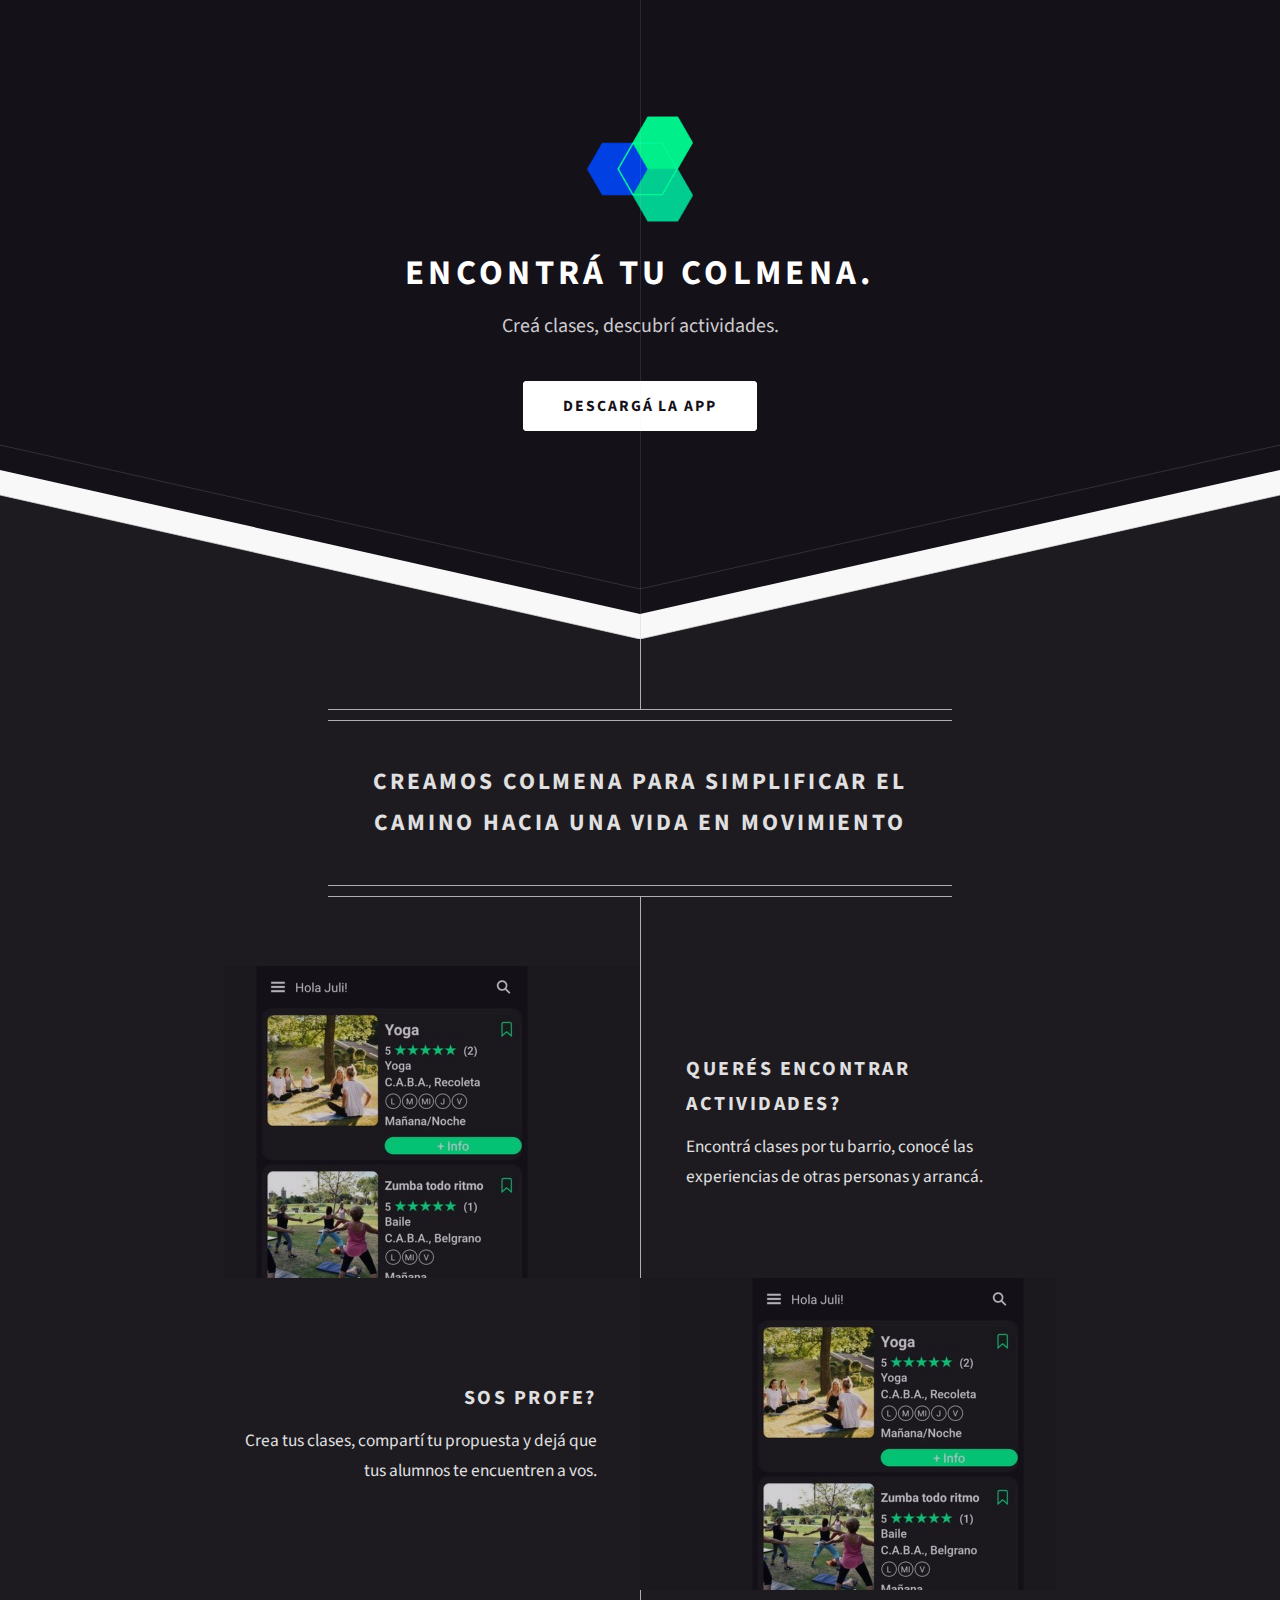
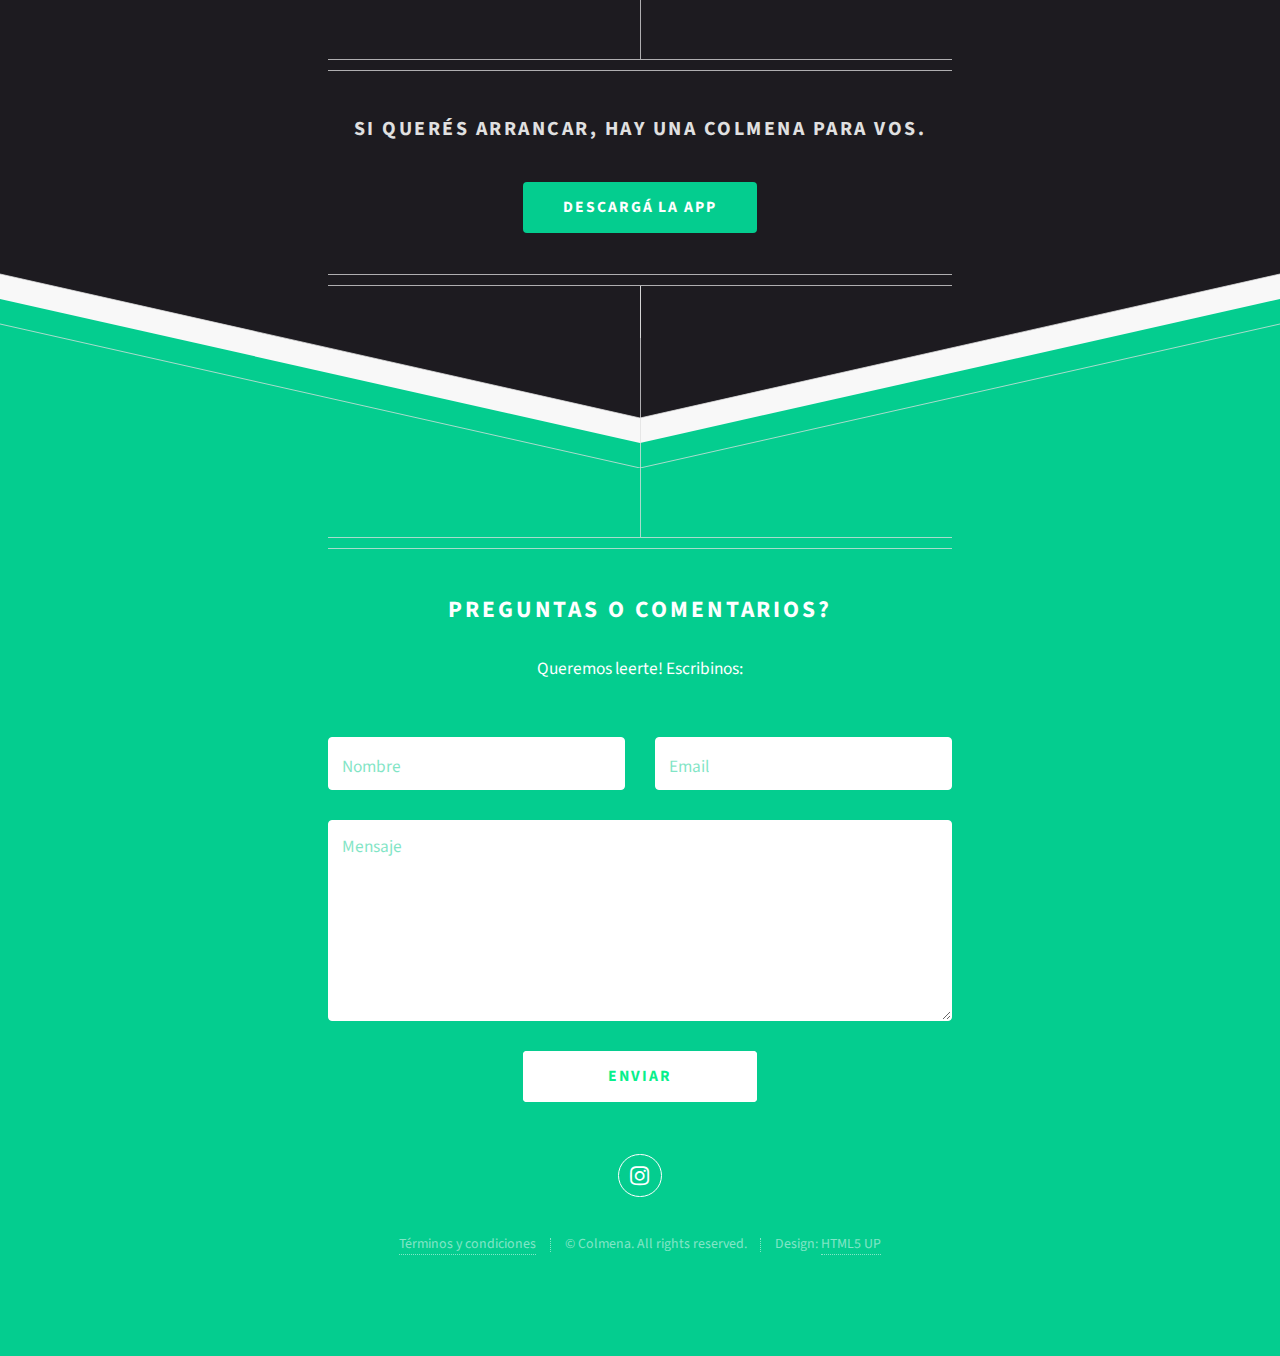
<file: index.html>
<!DOCTYPE HTML>
<!--
	Directive by HTML5 UP
	html5up.net | @ajlkn
	Free for personal and commercial use under the CCA 3.0 license (html5up.net/license)
-->
<html>
	<head>
		<title>COLMENA</title>
		<meta charset="utf-8" />
		<meta name="viewport" content="width=device-width, initial-scale=1, user-scalable=no" />
		<link rel="stylesheet" href="assets/css/main.css" />
		<!-- Faltaría favicon -->
	</head>
	<body class="is-preload">

		<!-- Header -->
			<div id="header">
				<style>
					.imagen {
						width: 130px; /* Ajusta el ancho según tus necesidades */
						height: 130px; /* Ajusta la altura según tus necesidades */
					}
				</style>
				<img class="imagen" src="Logo colmena PNG.png" alt="Descripción de la imagen">
				<h1>Encontrá tu Colmena.</h1>
				<p>Creá clases, descubrí actividades.</p>
				<p style="color: #151119;">*</p>
				<header class="button">
					<ul class="actions special">
						<li><a href="#">DESCARGÁ LA APP</a></li>
					</ul>
				</header>
			</div>

		<!-- Main -->
			<div id="main">

				<header class="major container medium">
					<h2>Creamos Colmena para simplificar el camino hacia una vida en movimiento</h2>
					<!--
					<p>Tellus erat mauris ipsum fermentum<br />
					etiam vivamus nunc nibh morbi.</p>
					-->
				</header>

				<div class="box alt container">
					<section class="feature left">
						<a href="#" class="image icon"><img src="images/pic01.jpg" alt="" /></a>
						<div class="content">
							<h3>Querés encontrar actividades?</h3>
							<p>Encontrá clases por tu barrio, conocé las experiencias de otras personas y arrancá.</p>
						</div>
					</section>
					<section class="feature right">
						<a href="#" class="image icon"><img src="images/pic01.jpg" alt="" /></a>
						<div class="content">
							<h3>Sos Profe?</h3>
							<p>Crea tus clases, compartí tu propuesta y dejá que tus alumnos te encuentren a vos.</p>
						</div>
					</section>
				</div>

				<!--
				<div class="box container">
					<header>
						<h2>A lot of generic stuff</h2>
					</header>
					<section>
						<header>
							<h3>Paragraph</h3>
							<p>This is the subtitle for this particular heading</p>
						</header>
						<p>Phasellus nisl nisl, varius id <sup>porttitor sed pellentesque</sup> ac orci. Pellentesque
						habitant <strong>strong</strong> tristique <b>bold</b> et netus <i>italic</i> malesuada <em>emphasized</em> ac turpis egestas. Morbi
						leo suscipit ut. Praesent <sub>id turpis vitae</sub> turpis pretium ultricies. Vestibulum sit
						amet risus elit.</p>
					</section>
					<section>
						<header>
							<h3>Blockquote</h3>
						</header>
						<blockquote>Fringilla nisl. Donec accumsan interdum nisi, quis tincidunt felis sagittis eget.
						tempus euismod. Vestibulum ante ipsum primis in faucibus.</blockquote>
					</section>
					<section>
						<header>
							<h3>Divider</h3>
						</header>
						<p>Donec consectetur vestibulum dolor et pulvinar. Etiam vel felis enim, at viverra
						ligula. Ut porttitor sagittis lorem, quis eleifend nisi ornare vel. Praesent nec orci
						facilisis leo magna. Cras sit amet urna eros, id egestas urna. Quisque aliquam
						tempus euismod. Vestibulum ante ipsum primis in faucibus orci luctus et ultrices
						posuere cubilia.</p>
						<hr />
						<p>Donec consectetur vestibulum dolor et pulvinar. Etiam vel felis enim, at viverra
						ligula. Ut porttitor sagittis lorem, quis eleifend nisi ornare vel. Praesent nec orci
						facilisis leo magna. Cras sit amet urna eros, id egestas urna. Quisque aliquam
						tempus euismod. Vestibulum ante ipsum primis in faucibus orci luctus et ultrices
						posuere cubilia.</p>
					</section>
					<section>
						<header>
							<h3>Unordered List</h3>
						</header>
						<ul class="default">
							<li>Donec consectetur vestibulum dolor et pulvinar. Etiam vel felis enim, at viverra ligula. Ut porttitor sagittis lorem, quis eleifend nisi ornare vel.</li>
							<li>Donec consectetur vestibulum dolor et pulvinar. Etiam vel felis enim, at viverra ligula. Ut porttitor sagittis lorem, quis eleifend nisi ornare vel.</li>
							<li>Donec consectetur vestibulum dolor et pulvinar. Etiam vel felis enim, at viverra ligula. Ut porttitor sagittis lorem, quis eleifend nisi ornare vel.</li>
							<li>Donec consectetur vestibulum dolor et pulvinar. Etiam vel felis enim, at viverra ligula. Ut porttitor sagittis lorem, quis eleifend nisi ornare vel.</li>
						</ul>
					</section>
					<section>
						<header>
							<h3>Ordered List</h3>
						</header>
						<ol class="default">
							<li>Donec consectetur vestibulum dolor et pulvinar. Etiam vel felis enim, at viverra ligula. Ut porttitor sagittis lorem, quis eleifend nisi ornare vel.</li>
							<li>Donec consectetur vestibulum dolor et pulvinar. Etiam vel felis enim, at viverra ligula. Ut porttitor sagittis lorem, quis eleifend nisi ornare vel.</li>
							<li>Donec consectetur vestibulum dolor et pulvinar. Etiam vel felis enim, at viverra ligula. Ut porttitor sagittis lorem, quis eleifend nisi ornare vel.</li>
							<li>Donec consectetur vestibulum dolor et pulvinar. Etiam vel felis enim, at viverra ligula. Ut porttitor sagittis lorem, quis eleifend nisi ornare vel.</li>
						</ol>
					</section>
					<section>
						<header>
							<h3>Table</h3>
						</header>
						<div class="table-wrapper">
							<table class="default">
								<thead>
									<tr>
										<th>ID</th>
										<th>Name</th>
										<th>Description</th>
										<th>Price</th>
									</tr>
								</thead>
								<tbody>
									<tr>
										<td>45815</td>
										<td>Something</td>
										<td>Ut porttitor sagittis lorem, quis eleifend nisi ornare vel.</td>
										<td>29.99</td>
									</tr>
									<tr>
										<td>24524</td>
										<td>Nothing</td>
										<td>Ut porttitor sagittis lorem, quis eleifend nisi ornare vel.</td>
										<td>19.99</td>
									</tr>
									<tr>
										<td>45815</td>
										<td>Something</td>
										<td>Ut porttitor sagittis lorem, quis eleifend nisi ornare vel.</td>
										<td>29.99</td>
									</tr>
									<tr>
										<td>24524</td>
										<td>Nothing</td>
										<td>Ut porttitor sagittis lorem, quis eleifend nisi ornare vel.</td>
										<td>19.99</td>
									</tr>
								</tbody>
								<tfoot>
									<tr>
										<td colspan="3"></td>
										<td>100.00</td>
									</tr>
								</tfoot>
							</table>
						</div>
					</section>
					<section>
						<header>
							<h3>Form</h3>
						</header>
						<form method="post" action="#">
							<div class="row">
								<div class="col-6 col-12-mobilep">
									<label for="name">Name</label>
									<input class="text" type="text" name="name" id="name" value="" placeholder="John Doe" />
								</div>
								<div class="col-6 col-12-mobilep">
									<label for="email">Email</label>
									<input class="text" type="text" name="email" id="email" value="" placeholder="johndoe@domain.tld" />
								</div>
								<div class="col-12">
									<label for="subject">Subject</label>
									<input class="text" type="text" name="subject" id="subject" value="" placeholder="Enter your subject" />
								</div>
								<div class="col-12">
									<label for="subject">Message</label>
									<textarea name="message" id="message" placeholder="Enter your message" rows="6"></textarea>
								</div>
								<div class="col-12">
									<ul class="actions special">
										<li><input type="submit" value="Send" /></li>
										<li><input type="reset" value="Reset" class="alt" /></li>
									</ul>
								</div>
							</div>
						</form>
					</section>
				</div>
				-->

				<footer class="major container medium">
					<h3>Si querés arrancar, hay una Colmena para vos.</h3>
					<p></p>
					<ul class="actions special">
						<li><a href="#" class="button">DESCARGÁ LA APP</a></li>
					</ul>
				</footer>

			</div>

		<!-- Footer -->
			<div id="footer">
				<div class="container medium">

					<header class="major last">
						<h2>Preguntas o Comentarios?</h2>
					</header>

					<p>Queremos leerte! Escribinos:</p>

					<form method="post" action="#">
						<div class="row">
							<div class="col-6 col-12-mobilep">
								<input type="text" name="name" placeholder="Nombre" />
							</div>
							<div class="col-6 col-12-mobilep">
								<input type="email" name="email" placeholder="Email" />
							</div>
							<div class="col-12">
								<textarea name="message" placeholder="Mensaje" rows="6"></textarea>
							</div>
							<div class="col-12">
								<ul class="actions special">
									<li><input type="submit" value="Enviar" /></li>
								</ul>
							</div>
						</div>
					</form>

					<ul class="icons">
						<li><a href="https://www.instagram.com/colmena.arg/" class="icon brands fa-instagram"><span class="label">Instagram</span></a></li>
					</ul>

					<ul class="copyright">
						<li><a href="terminosycondiciones.html">Términos y condiciones</a></li><li>&copy; Colmena. All rights reserved.</li><li>Design: <a href="http://html5up.net">HTML5 UP</a></li>
					</ul>

				</div>
			</div>

		<!-- Scripts -->
			<script src="assets/js/jquery.min.js"></script>
			<script src="assets/js/browser.min.js"></script>
			<script src="assets/js/breakpoints.min.js"></script>
			<script src="assets/js/util.js"></script>
			<script src="assets/js/main.js"></script>

	</body>
</html>
</file>
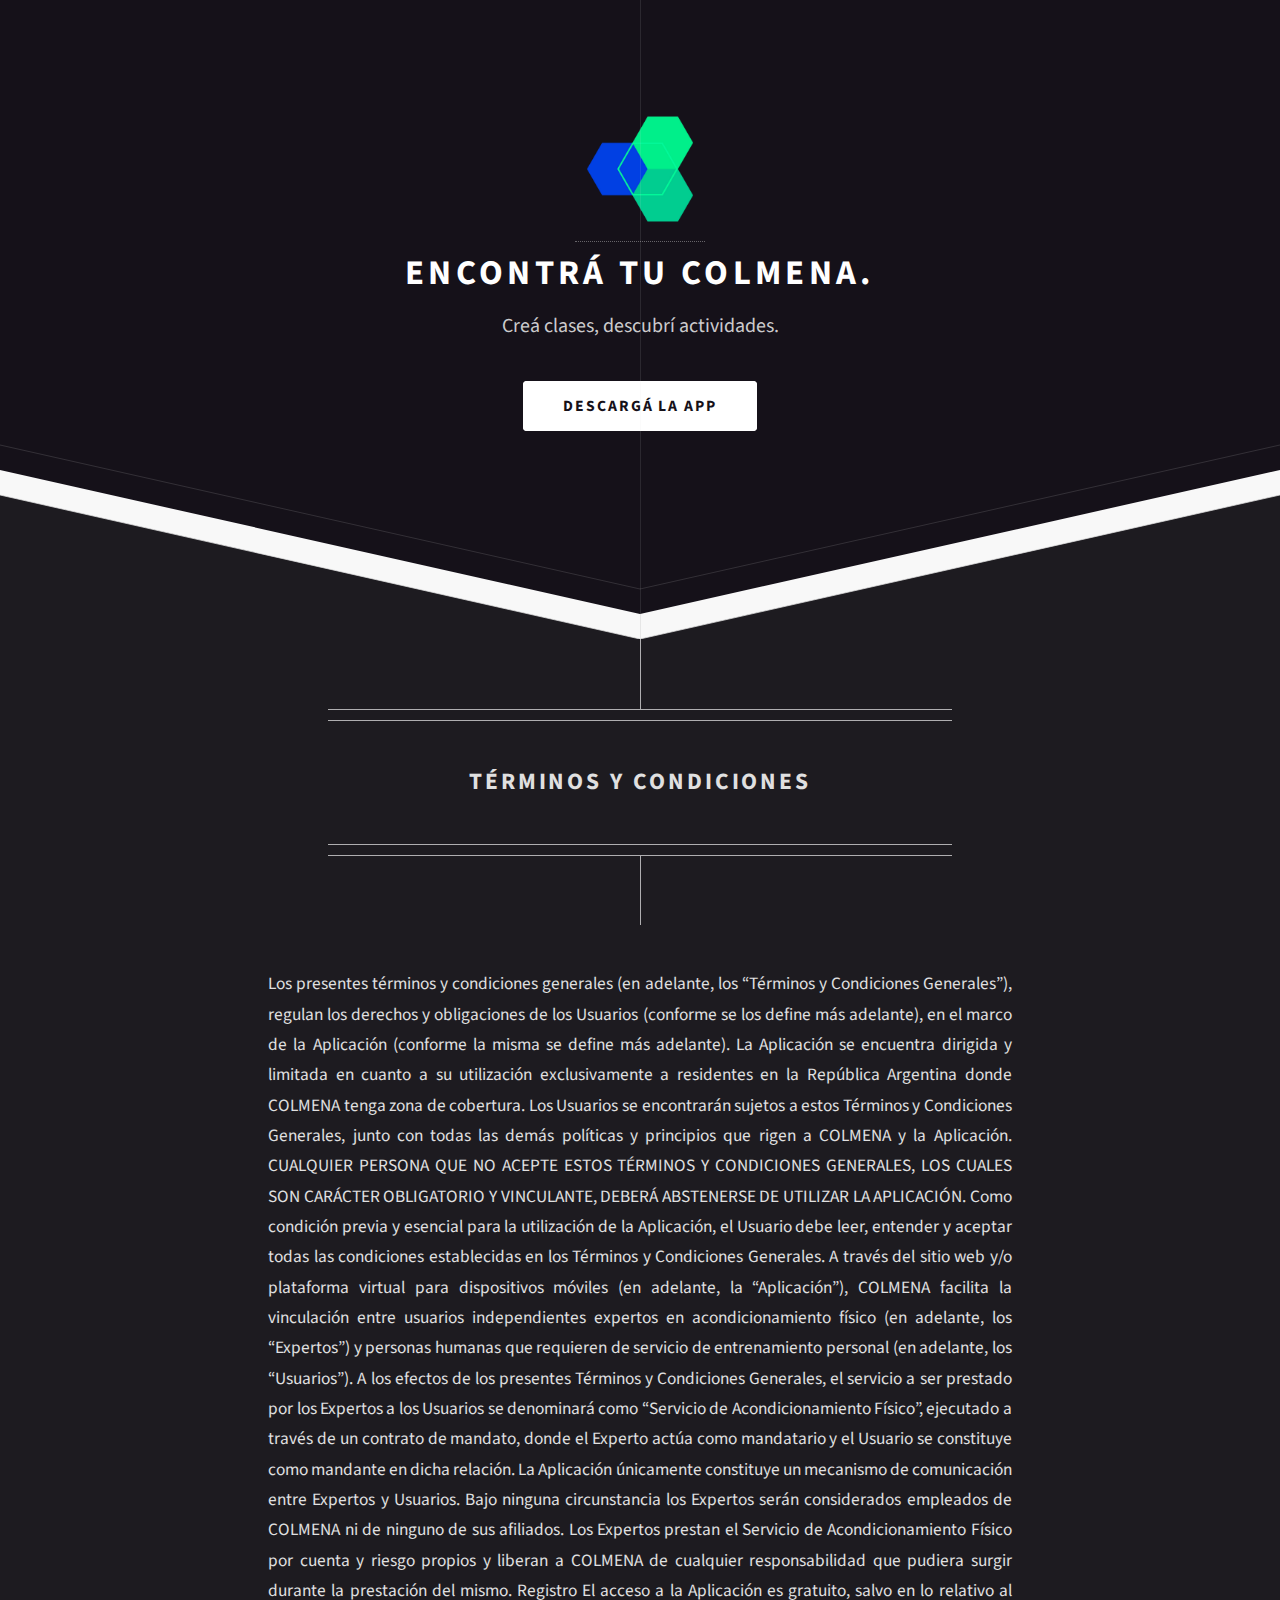
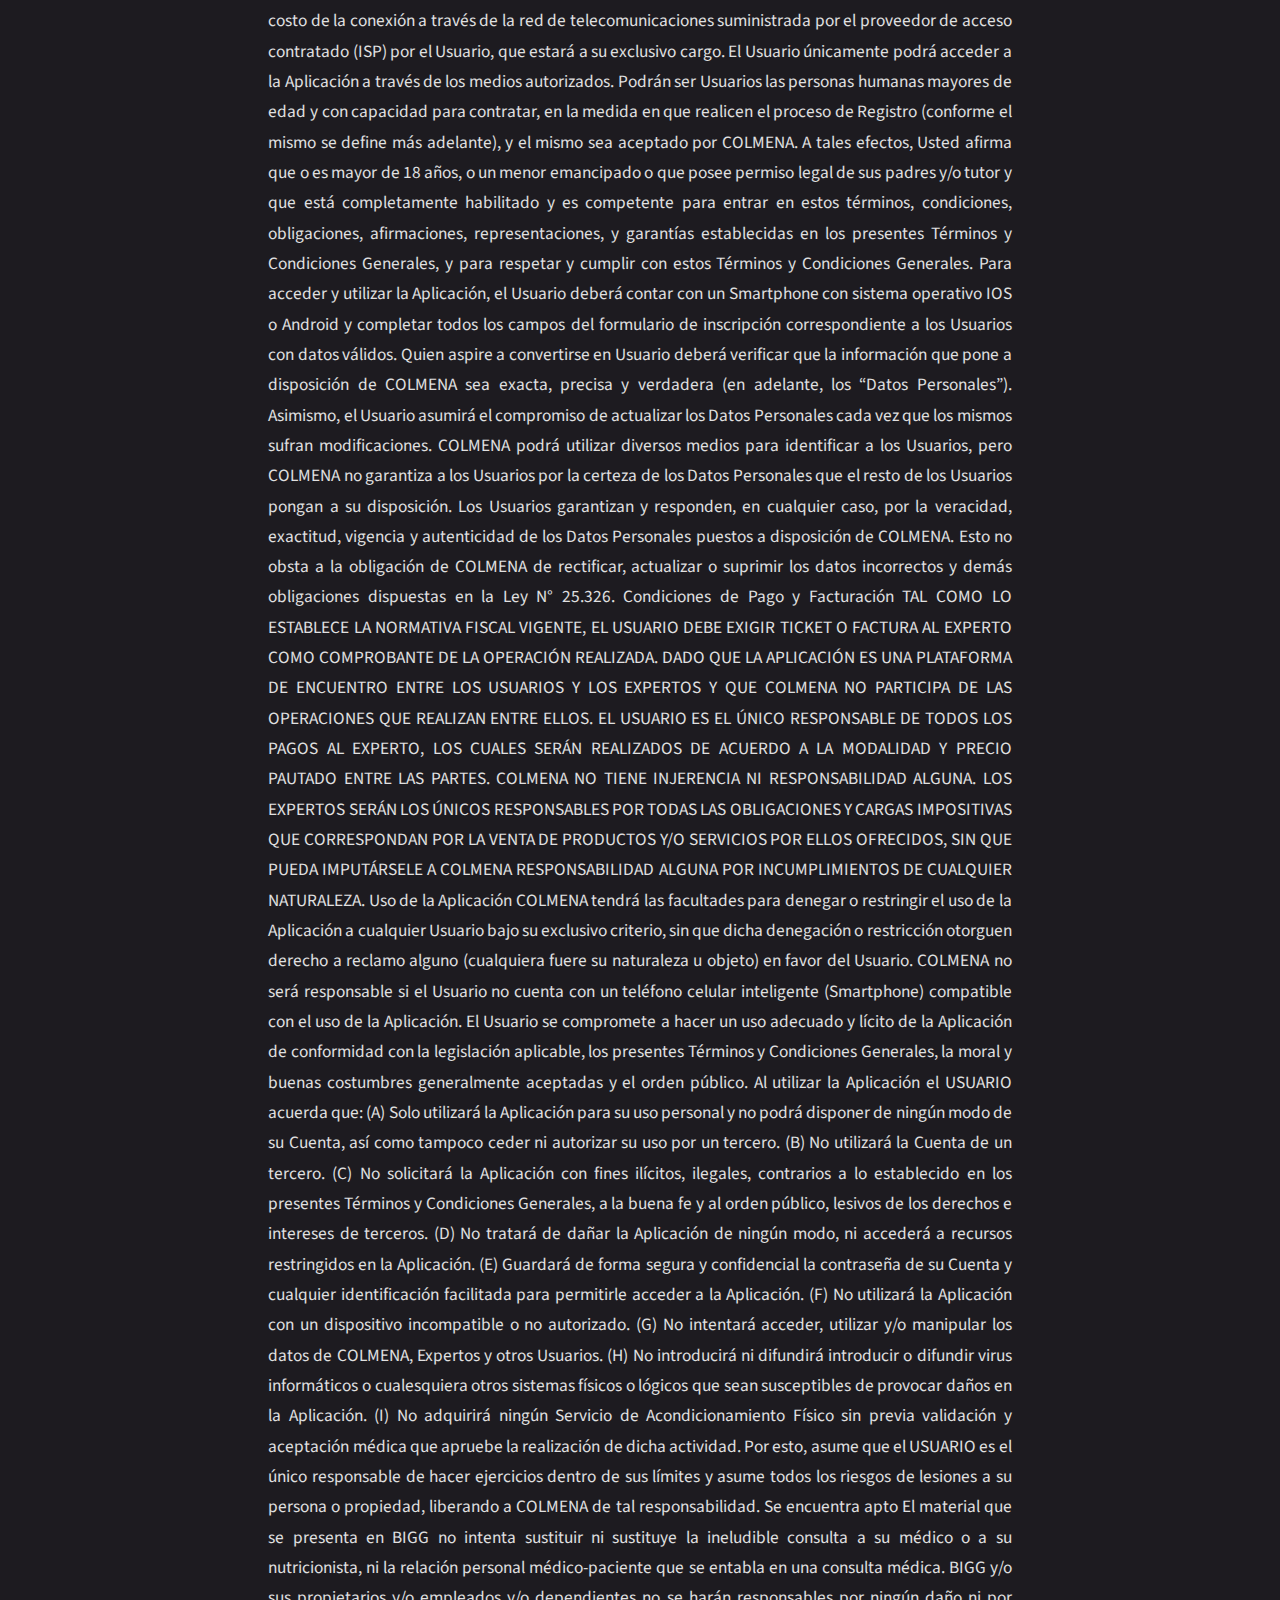
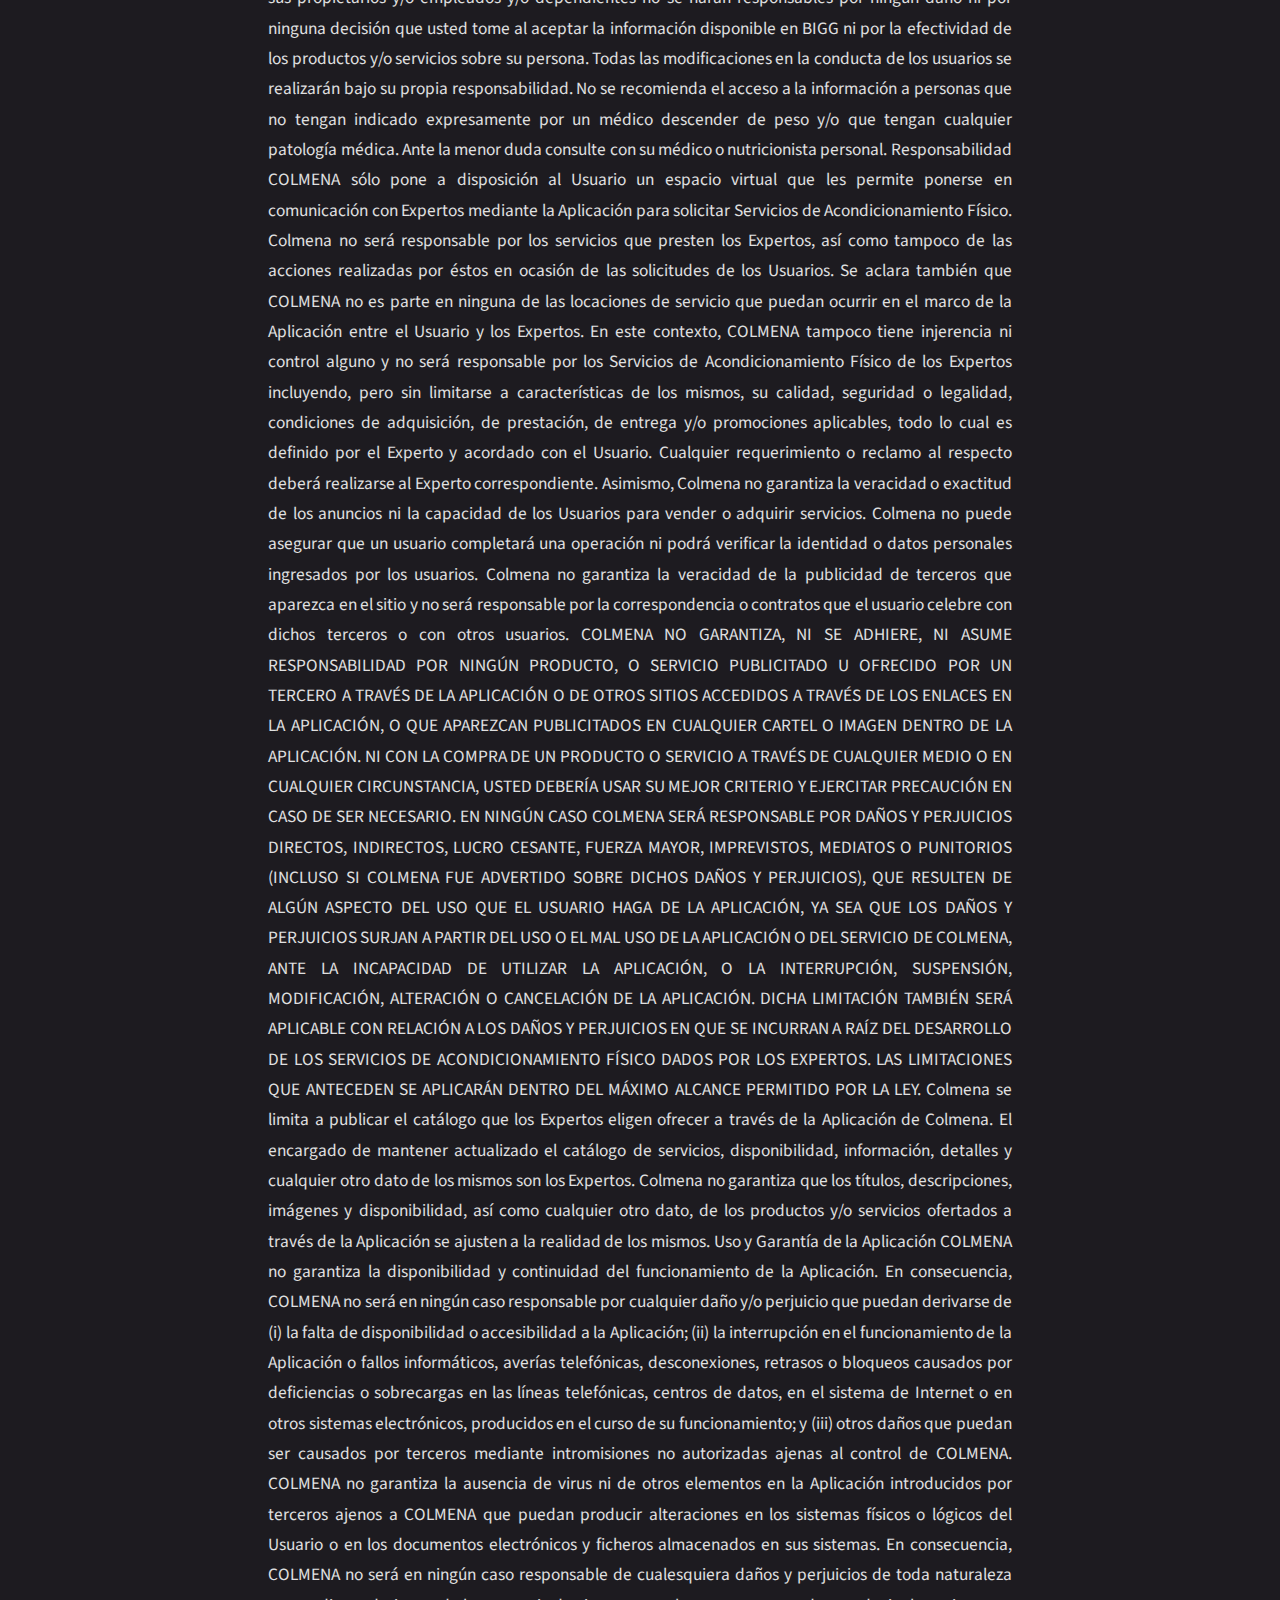
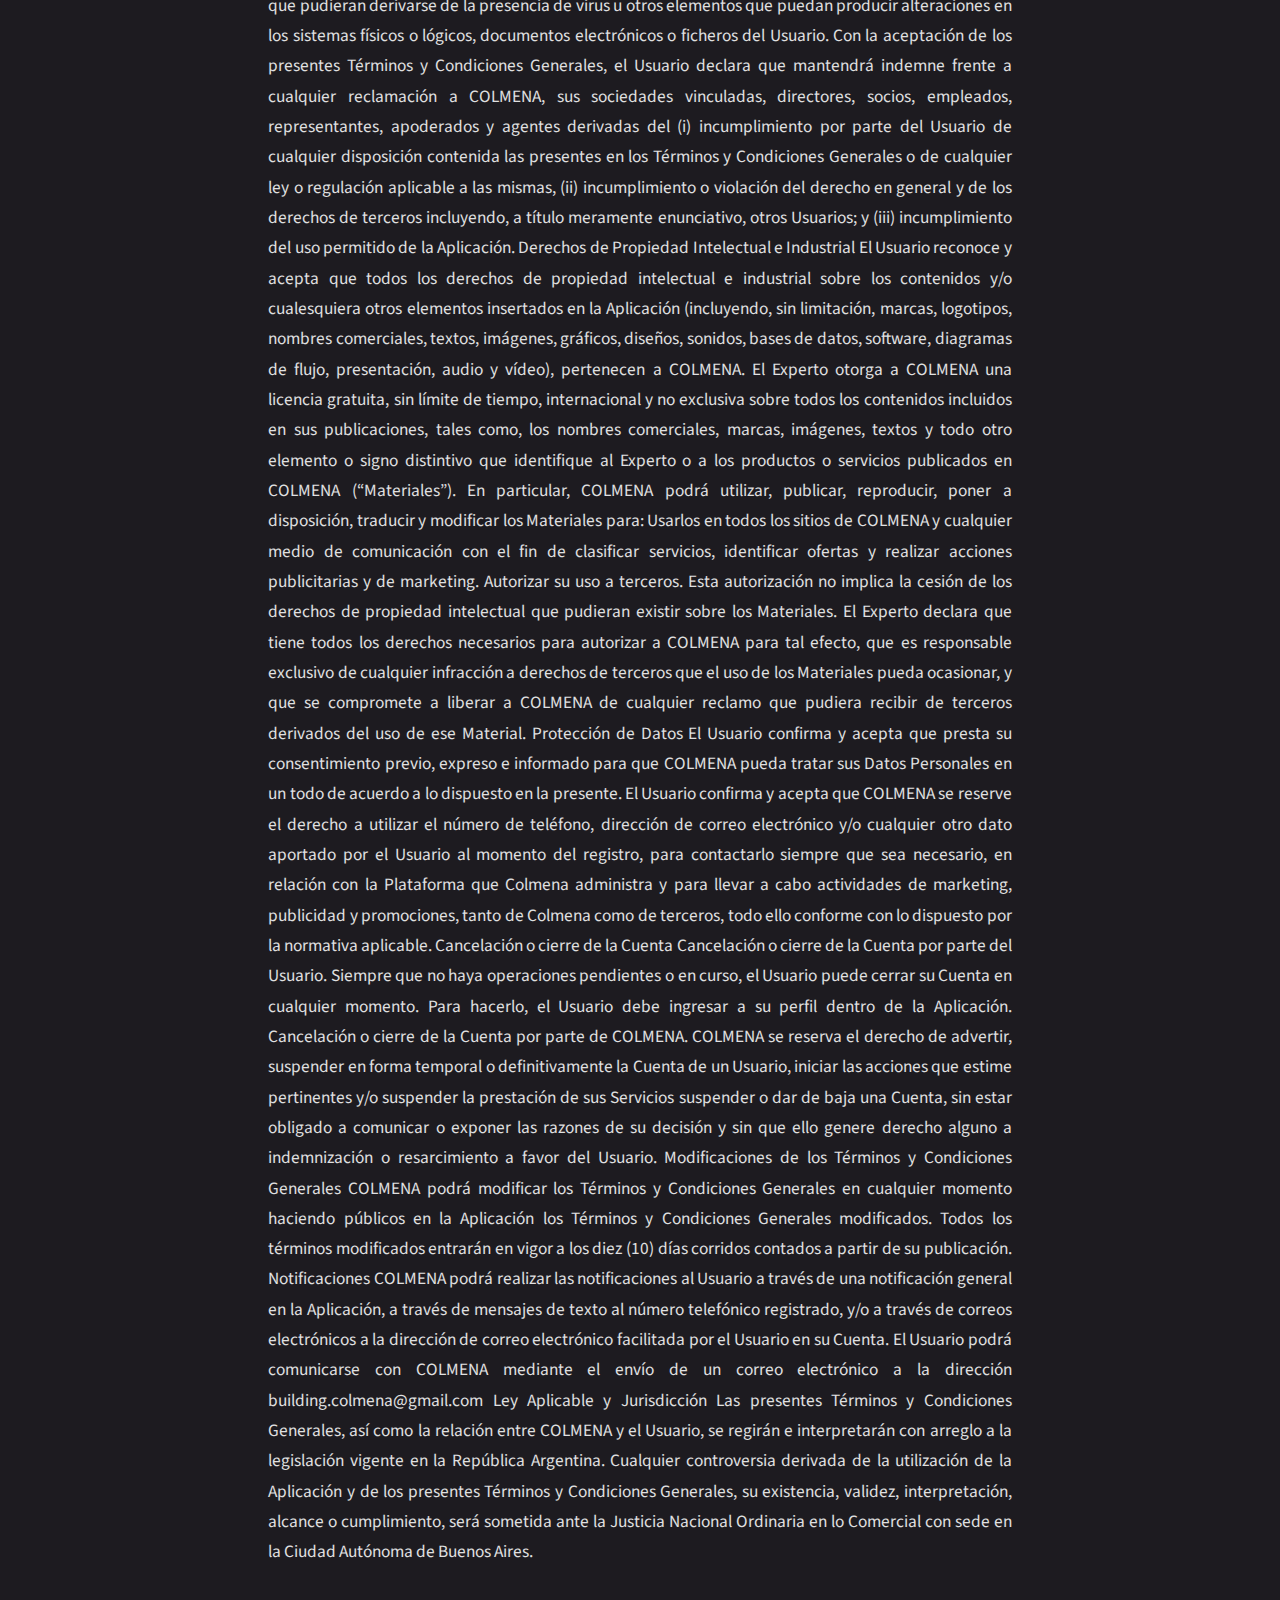
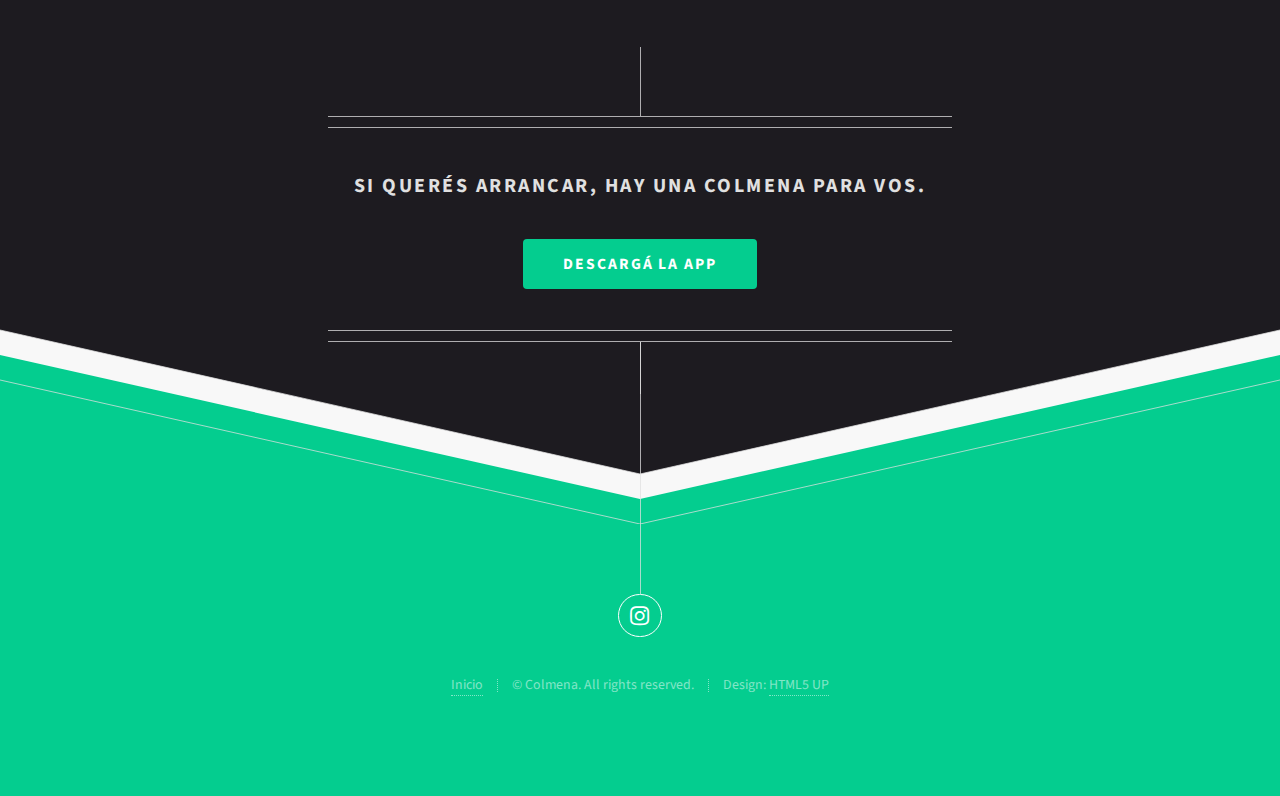
<file: terminosycondiciones.html>
<!DOCTYPE HTML>
<!--
	Directive by HTML5 UP
	html5up.net | @ajlkn
	Free for personal and commercial use under the CCA 3.0 license (html5up.net/license)
-->
<html>
	<head>
		<title>COLMENA</title>
		<meta charset="utf-8" />
		<meta name="viewport" content="width=device-width, initial-scale=1, user-scalable=no" />
		<link rel="stylesheet" href="assets/css/main.css" />
		<!-- Faltaría favicon -->
	</head>
	<body class="is-preload">

		<!-- Header -->
			<div id="header">
				<style>
					.imagen {
						width: 130px; /* Ajusta el ancho según tus necesidades */
						height: 130px; /* Ajusta la altura según tus necesidades */
					}
				</style>
				<a href="index.html"> <img class="imagen" src="Logo colmena PNG.png" alt="Descripción de la imagen"></a>
				<h1>Encontrá tu Colmena.</h1>
				<p>Creá clases, descubrí actividades.</p>
				<p style="color: #151119;">*</p>
				<header class="button">
					<ul class="actions special">
						<li><a href="#">DESCARGÁ LA APP</a></li>
					</ul>
				</header>
			</div>

		<!-- Main -->
			<div id="main">

				<header class="major container medium">
					<h2>TÉRMINOS Y CONDICIONES</h2>
				
				</header>

				
				<div class="box container">
					
						<p>Los presentes términos y condiciones generales (en adelante, los “Términos y Condiciones Generales”), regulan los derechos y obligaciones de los Usuarios (conforme se los define más adelante), en el marco de la Aplicación (conforme la misma se define más adelante).


							La Aplicación se encuentra dirigida y limitada en cuanto a su utilización exclusivamente a residentes en la República Argentina donde COLMENA tenga zona de cobertura. Los Usuarios se encontrarán sujetos a estos Términos y Condiciones Generales, junto con todas las demás políticas y principios que rigen a COLMENA y la Aplicación.
							
							CUALQUIER PERSONA QUE NO ACEPTE ESTOS TÉRMINOS Y CONDICIONES GENERALES, LOS CUALES SON CARÁCTER OBLIGATORIO Y VINCULANTE, DEBERÁ ABSTENERSE DE UTILIZAR LA APLICACIÓN.
							
							Como condición previa y esencial para la utilización de la Aplicación, el Usuario debe leer, entender y aceptar todas las condiciones establecidas en los Términos y Condiciones Generales.
							
							
							A través del sitio web y/o plataforma virtual para dispositivos móviles (en adelante, la “Aplicación”), COLMENA facilita la vinculación entre usuarios independientes expertos en acondicionamiento físico (en adelante, los “Expertos”) y personas humanas que requieren de servicio de entrenamiento personal (en adelante, los “Usuarios”). A los efectos de los presentes Términos y Condiciones Generales, el servicio a ser prestado por los Expertos a los Usuarios se denominará como “Servicio de Acondicionamiento Físico”, ejecutado a través de un contrato de mandato, donde el Experto actúa como mandatario y el Usuario se constituye como mandante en dicha relación. La Aplicación únicamente constituye un mecanismo de comunicación entre Expertos y Usuarios. Bajo ninguna circunstancia los Expertos serán considerados empleados de COLMENA ni de ninguno de sus afiliados. Los Expertos prestan el Servicio de Acondicionamiento Físico por cuenta y riesgo propios y liberan a COLMENA de cualquier responsabilidad que pudiera surgir durante la prestación del mismo.
							
							
							Registro
							
							
							El acceso a la Aplicación es gratuito, salvo en lo relativo al costo de la conexión a través de la red de telecomunicaciones suministrada por el proveedor de acceso contratado (ISP) por el Usuario, que estará a su exclusivo cargo. El Usuario únicamente podrá acceder a la Aplicación a través de los medios autorizados.
							
							
							Podrán ser Usuarios las personas humanas mayores de edad y con capacidad para contratar, en la medida en que realicen el proceso de Registro (conforme el mismo se define más adelante), y el mismo sea aceptado por COLMENA. A tales efectos, Usted afirma que o es mayor de 18 años, o un menor emancipado o que posee permiso legal de sus padres y/o tutor y que está completamente habilitado y es competente para entrar en estos términos, condiciones, obligaciones, afirmaciones, representaciones, y garantías establecidas en los presentes Términos y Condiciones Generales, y para respetar y cumplir con estos Términos y Condiciones Generales. Para acceder y utilizar la Aplicación, el Usuario deberá contar con un Smartphone con sistema operativo IOS o Android y completar todos los campos del formulario de inscripción correspondiente a los Usuarios con datos válidos. Quien aspire a convertirse en Usuario deberá verificar que la información que pone a disposición de COLMENA sea exacta, precisa y verdadera (en adelante, los “Datos Personales”). Asimismo, el Usuario asumirá el compromiso de actualizar los Datos Personales cada vez que los mismos sufran modificaciones. COLMENA podrá utilizar diversos medios para identificar a los Usuarios, pero COLMENA no garantiza a los Usuarios por la certeza de los Datos Personales que el resto de los Usuarios pongan a su disposición. Los Usuarios garantizan y responden, en cualquier caso, por la veracidad, exactitud, vigencia y autenticidad de los Datos Personales puestos a disposición de COLMENA. Esto no obsta a la obligación de COLMENA de rectificar, actualizar o suprimir los datos incorrectos y demás obligaciones dispuestas en la Ley N° 25.326.
							
							
							
							Condiciones de Pago y Facturación
							
							
							TAL COMO LO ESTABLECE LA NORMATIVA FISCAL VIGENTE, EL USUARIO DEBE EXIGIR TICKET O FACTURA AL EXPERTO COMO COMPROBANTE DE LA OPERACIÓN REALIZADA. DADO QUE LA APLICACIÓN ES UNA PLATAFORMA DE ENCUENTRO ENTRE LOS USUARIOS Y LOS EXPERTOS Y QUE COLMENA NO PARTICIPA DE LAS OPERACIONES QUE REALIZAN ENTRE ELLOS.
							
							EL USUARIO ES EL ÚNICO RESPONSABLE DE TODOS LOS PAGOS AL EXPERTO, LOS CUALES SERÁN REALIZADOS DE ACUERDO A LA MODALIDAD Y PRECIO PAUTADO ENTRE LAS PARTES. COLMENA NO TIENE INJERENCIA NI RESPONSABILIDAD ALGUNA.
							
							LOS EXPERTOS SERÁN LOS ÚNICOS RESPONSABLES POR TODAS LAS OBLIGACIONES Y CARGAS IMPOSITIVAS QUE CORRESPONDAN POR LA VENTA DE PRODUCTOS Y/O SERVICIOS POR ELLOS OFRECIDOS, SIN QUE PUEDA IMPUTÁRSELE A COLMENA RESPONSABILIDAD ALGUNA POR INCUMPLIMIENTOS DE CUALQUIER NATURALEZA.
							
							
							
							Uso de la Aplicación
							
							
							COLMENA tendrá las facultades para denegar o restringir el uso de la Aplicación a cualquier Usuario bajo su exclusivo criterio, sin que dicha denegación o restricción otorguen derecho a reclamo alguno (cualquiera fuere su naturaleza u objeto) en favor del Usuario. COLMENA no será responsable si el Usuario no cuenta con un teléfono celular inteligente (Smartphone) compatible con el uso de la Aplicación. El Usuario se compromete a hacer un uso adecuado y lícito de la Aplicación de conformidad con la legislación aplicable, los presentes Términos y Condiciones Generales, la moral y buenas costumbres generalmente aceptadas y el orden público. Al utilizar la Aplicación el USUARIO acuerda que:
							
							(A) Solo utilizará la Aplicación para su uso personal y no podrá disponer de ningún modo de su Cuenta, así como tampoco ceder ni autorizar su uso por un tercero.
							
							(B) No utilizará la Cuenta de un tercero.
							
							(C) No solicitará la Aplicación con fines ilícitos, ilegales, contrarios a lo establecido en los presentes Términos y Condiciones Generales, a la buena fe y al orden público, lesivos de los derechos e intereses de terceros.
							
							(D) No tratará de dañar la Aplicación de ningún modo, ni accederá a recursos restringidos en la Aplicación.
							
							(E) Guardará de forma segura y confidencial la contraseña de su Cuenta y cualquier identificación facilitada para permitirle acceder a la Aplicación.
							
							(F) No utilizará la Aplicación con un dispositivo incompatible o no autorizado.
							
							(G) No intentará acceder, utilizar y/o manipular los datos de COLMENA, Expertos y otros Usuarios.
							
							(H) No introducirá ni difundirá introducir o difundir virus informáticos o cualesquiera otros sistemas físicos o lógicos que sean susceptibles de provocar daños en la Aplicación.
							
							(I) No adquirirá ningún Servicio de Acondicionamiento Físico sin previa validación y aceptación médica que apruebe la realización de dicha actividad. Por esto, asume que el USUARIO es el único responsable de hacer ejercicios dentro de sus límites y asume todos los riesgos de lesiones a su persona o propiedad, liberando a COLMENA de tal responsabilidad.
							
							Se encuentra apto El material que se presenta en BIGG no intenta sustituir ni sustituye la ineludible consulta a su médico o a su nutricionista, ni la relación personal médico-paciente que se entabla en una consulta médica. BIGG y/o sus propietarios y/o empleados y/o dependientes no se harán responsables por ningún daño ni por ninguna decisión que usted tome al aceptar la información disponible en BIGG ni por la efectividad de los productos y/o servicios sobre su persona. Todas las modificaciones en la conducta de los usuarios se realizarán bajo su propia responsabilidad. No se recomienda el acceso a la información a personas que no tengan indicado expresamente por un médico descender de peso y/o que tengan cualquier patología médica. Ante la menor duda consulte con su médico o nutricionista personal.
							
							
							Responsabilidad
							
							
							COLMENA sólo pone a disposición al Usuario un espacio virtual que les permite ponerse en comunicación con Expertos mediante la Aplicación para solicitar Servicios de Acondicionamiento Físico. Colmena no será responsable por los servicios que presten los Expertos, así como tampoco de las acciones realizadas por éstos en ocasión de las solicitudes de los Usuarios.
							
							
							Se aclara también que COLMENA no es parte en ninguna de las locaciones de servicio que puedan ocurrir en el marco de la Aplicación entre el Usuario y los Expertos. En este contexto, COLMENA tampoco tiene injerencia ni control alguno y no será responsable por los Servicios de Acondicionamiento Físico de los Expertos incluyendo, pero sin limitarse a características de los mismos, su calidad, seguridad o legalidad, condiciones de adquisición, de prestación, de entrega y/o promociones aplicables, todo lo cual es definido por el Experto y acordado con el Usuario. Cualquier requerimiento o reclamo al respecto deberá realizarse al Experto correspondiente. Asimismo, Colmena no garantiza la veracidad o exactitud de los anuncios ni la capacidad de los Usuarios para vender o adquirir servicios. Colmena no puede asegurar que un usuario completará una operación ni podrá verificar la identidad o datos personales ingresados por los usuarios. Colmena no garantiza la veracidad de la publicidad de terceros que aparezca en el sitio y no será responsable por la correspondencia o contratos que el usuario celebre con dichos terceros o con otros usuarios.
							
							
							COLMENA NO GARANTIZA, NI SE ADHIERE, NI ASUME RESPONSABILIDAD POR NINGÚN PRODUCTO, O SERVICIO PUBLICITADO U OFRECIDO POR UN TERCERO A TRAVÉS DE LA APLICACIÓN O DE OTROS SITIOS ACCEDIDOS A TRAVÉS DE LOS ENLACES EN LA APLICACIÓN, O QUE APAREZCAN PUBLICITADOS EN CUALQUIER CARTEL O IMAGEN DENTRO DE LA APLICACIÓN. NI CON LA COMPRA DE UN PRODUCTO O SERVICIO A TRAVÉS DE CUALQUIER MEDIO O EN CUALQUIER CIRCUNSTANCIA, USTED DEBERÍA USAR SU MEJOR CRITERIO Y EJERCITAR PRECAUCIÓN EN CASO DE SER NECESARIO.
							
							
							EN NINGÚN CASO COLMENA SERÁ RESPONSABLE POR DAÑOS Y PERJUICIOS DIRECTOS, INDIRECTOS, LUCRO CESANTE, FUERZA MAYOR, IMPREVISTOS, MEDIATOS O PUNITORIOS (INCLUSO SI COLMENA FUE ADVERTIDO SOBRE DICHOS DAÑOS Y PERJUICIOS), QUE RESULTEN DE ALGÚN ASPECTO DEL USO QUE EL USUARIO HAGA DE LA APLICACIÓN, YA SEA QUE LOS DAÑOS Y PERJUICIOS SURJAN A PARTIR DEL USO O EL MAL USO DE LA APLICACIÓN O DEL SERVICIO DE COLMENA, ANTE LA INCAPACIDAD DE UTILIZAR LA APLICACIÓN, O LA INTERRUPCIÓN, SUSPENSIÓN, MODIFICACIÓN, ALTERACIÓN O CANCELACIÓN DE LA APLICACIÓN. DICHA LIMITACIÓN TAMBIÉN SERÁ APLICABLE CON RELACIÓN A LOS DAÑOS Y PERJUICIOS EN QUE SE INCURRAN A RAÍZ DEL DESARROLLO DE LOS SERVICIOS DE ACONDICIONAMIENTO FÍSICO DADOS POR LOS EXPERTOS. LAS LIMITACIONES QUE ANTECEDEN SE APLICARÁN DENTRO DEL MÁXIMO ALCANCE PERMITIDO POR LA LEY.
							
							
							Colmena se limita a publicar el catálogo que los Expertos eligen ofrecer a través de la Aplicación de Colmena. El encargado de mantener actualizado el catálogo de servicios, disponibilidad, información, detalles y cualquier otro dato de los mismos son los Expertos. Colmena no garantiza que los títulos, descripciones, imágenes y disponibilidad, así como cualquier otro dato, de los productos y/o servicios ofertados a través de la Aplicación se ajusten a la realidad de los mismos.
							
							
							
							Uso y Garantía de la Aplicación
							
							COLMENA no garantiza la disponibilidad y continuidad del funcionamiento de la Aplicación. En consecuencia, COLMENA no será en ningún caso responsable por cualquier daño y/o perjuicio que puedan derivarse de (i) la falta de disponibilidad o accesibilidad a la Aplicación; (ii) la interrupción en el funcionamiento de la Aplicación o fallos informáticos, averías telefónicas, desconexiones, retrasos o bloqueos causados por deficiencias o sobrecargas en las líneas telefónicas, centros de datos, en el sistema de Internet o en otros sistemas electrónicos, producidos en el curso de su funcionamiento; y (iii) otros daños que puedan ser causados por terceros mediante intromisiones no autorizadas ajenas al control de COLMENA.
							
							COLMENA no garantiza la ausencia de virus ni de otros elementos en la Aplicación introducidos por terceros ajenos a COLMENA que puedan producir alteraciones en los sistemas físicos o lógicos del Usuario o en los documentos electrónicos y ficheros almacenados en sus sistemas. En consecuencia, COLMENA no será en ningún caso responsable de cualesquiera daños y perjuicios de toda naturaleza que pudieran derivarse de la presencia de virus u otros elementos que puedan producir alteraciones en los sistemas físicos o lógicos, documentos electrónicos o ficheros del Usuario.
							
							Con la aceptación de los presentes Términos y Condiciones Generales, el Usuario declara que mantendrá indemne frente a cualquier reclamación a COLMENA, sus sociedades vinculadas, directores, socios, empleados, representantes, apoderados y agentes derivadas del (i) incumplimiento por parte del Usuario de cualquier disposición contenida las presentes en los Términos y Condiciones Generales o de cualquier ley o regulación aplicable a las mismas, (ii) incumplimiento o violación del derecho en general y de los derechos de terceros incluyendo, a título meramente enunciativo, otros Usuarios; y (iii) incumplimiento del uso permitido de la Aplicación.
							
							
							
							Derechos de Propiedad Intelectual e Industrial
							
							El Usuario reconoce y acepta que todos los derechos de propiedad intelectual e industrial sobre los contenidos y/o cualesquiera otros elementos insertados en la Aplicación (incluyendo, sin limitación, marcas, logotipos, nombres comerciales, textos, imágenes, gráficos, diseños, sonidos, bases de datos, software, diagramas de flujo, presentación, audio y vídeo), pertenecen a COLMENA.
							
							El Experto otorga a COLMENA una licencia gratuita, sin límite de tiempo, internacional y no exclusiva sobre todos los contenidos incluidos en sus publicaciones, tales como, los nombres comerciales, marcas, imágenes, textos y todo otro elemento o signo distintivo que identifique al Experto o a los productos o servicios publicados en COLMENA (“Materiales”).
							
							En particular, COLMENA podrá utilizar, publicar, reproducir, poner a disposición, traducir y modificar los Materiales para:
							
							Usarlos en todos los sitios de COLMENA y cualquier medio de comunicación con el fin de clasificar servicios, identificar ofertas y realizar acciones publicitarias y de marketing.
							Autorizar su uso a terceros.
							Esta autorización no implica la cesión de los derechos de propiedad intelectual que pudieran existir sobre los Materiales.
							
							El Experto declara que tiene todos los derechos necesarios para autorizar a COLMENA para tal efecto, que es responsable exclusivo de cualquier infracción a derechos de terceros que el uso de los Materiales pueda ocasionar, y que se compromete a liberar a COLMENA de cualquier reclamo que pudiera recibir de terceros derivados del uso de ese Material.
							
							
							Protección de Datos
							
							
							El Usuario confirma y acepta que presta su consentimiento previo, expreso e informado para que COLMENA pueda tratar sus Datos Personales en un todo de acuerdo a lo dispuesto en la presente.
							
							
							El Usuario confirma y acepta que COLMENA se reserve el derecho a utilizar el número de teléfono, dirección de correo electrónico y/o cualquier otro dato aportado por el Usuario al momento del registro, para contactarlo siempre que sea necesario, en relación con la Plataforma que Colmena administra y para llevar a cabo actividades de marketing, publicidad y promociones, tanto de Colmena como de terceros, todo ello conforme con lo dispuesto por la normativa aplicable.
							
							
							
							Cancelación o cierre de la Cuenta
							
							
							Cancelación o cierre de la Cuenta por parte del Usuario. Siempre que no haya operaciones pendientes o en curso, el Usuario puede cerrar su Cuenta en cualquier momento. Para hacerlo, el Usuario debe ingresar a su perfil dentro de la Aplicación.
							
							
							Cancelación o cierre de la Cuenta por parte de COLMENA. COLMENA se reserva el derecho de advertir, suspender en forma temporal o definitivamente la Cuenta de un Usuario, iniciar las acciones que estime pertinentes y/o suspender la prestación de sus Servicios  suspender o dar de baja una Cuenta, sin estar obligado a comunicar o exponer las razones de su decisión y sin que ello genere derecho alguno a indemnización o resarcimiento a favor del Usuario.
							
							
							
							Modificaciones de los Términos y Condiciones Generales
							
							
							COLMENA podrá modificar los Términos y Condiciones Generales en cualquier momento haciendo públicos en la Aplicación los Términos y Condiciones Generales modificados. Todos los términos modificados entrarán en vigor a los diez (10) días corridos contados a partir de su publicación.
							
							
							
							Notificaciones
							
							
							COLMENA podrá realizar las notificaciones al Usuario a través de una notificación general en la Aplicación, a través de mensajes de texto al número telefónico registrado, y/o a través de correos electrónicos a la dirección de correo electrónico facilitada por el Usuario en su Cuenta. El Usuario podrá comunicarse con COLMENA mediante el envío de un correo electrónico a la dirección building.colmena@gmail.com
							
							
							
							Ley Aplicable y Jurisdicción
							
							
							Las presentes Términos y Condiciones Generales, así como la relación entre COLMENA y el Usuario, se regirán e interpretarán con arreglo a la legislación vigente en la República Argentina. Cualquier controversia derivada de la utilización de la Aplicación y de los presentes Términos y Condiciones Generales, su existencia, validez, interpretación, alcance o cumplimiento, será sometida ante la Justicia Nacional Ordinaria en lo Comercial con sede en la Ciudad Autónoma de Buenos Aires.</p>
					</section>
					
				</div>
				

				<footer class="major container medium">
					<h3>Si querés arrancar, hay una Colmena para vos.</h3>
					<p></p>
					<ul class="actions special">
						<li><a href="#" class="button">DESCARGÁ LA APP</a></li>
					</ul>
				</footer>

			</div>

		<!-- Footer -->
			<div id="footer">
				<div class="container medium">

				

					
					<ul class="icons">
						<li><a href="https://www.instagram.com/colmena.arg/" class="icon brands fa-instagram"><span class="label">Instagram</span></a></li>
					</ul>

					<ul class="copyright">
						<li><a href="index.html">Inicio</a></li><li>&copy; Colmena. All rights reserved.</li><li>Design: <a href="http://html5up.net">HTML5 UP</a></li>
					</ul>

				</div>
			</div>

		<!-- Scripts -->
			<script src="assets/js/jquery.min.js"></script>
			<script src="assets/js/browser.min.js"></script>
			<script src="assets/js/breakpoints.min.js"></script>
			<script src="assets/js/util.js"></script>
			<script src="assets/js/main.js"></script>

	</body>
</html>
</file>
<file: assets/css/main.css>
@import url("fontawesome-all.min.css");
@import url("https://fonts.googleapis.com/css?family=Source+Sans+Pro:300,300italic,400,400italic,600,600italic,700,700italic");

/*
	Directive by HTML5 UP
	html5up.net | @ajlkn
	Free for personal and commercial use under the CCA 3.0 license (html5up.net/license)
*/

html, body, div, span, applet, object,
iframe, h1, h2, h3, h4, h5, h6, p, blockquote,
pre, a, abbr, acronym, address, big, cite,
code, del, dfn, em, img, ins, kbd, q, s, samp,
small, strike, strong, sub, sup, tt, var, b,
u, i, center, dl, dt, dd, ol, ul, li, fieldset,
form, label, legend, table, caption, tbody,
tfoot, thead, tr, th, td, article, aside,
canvas, details, embed, figure, figcaption,
footer, header, hgroup, menu, nav, output, ruby,
section, summary, time, mark, audio, video {
	margin: 0;
	padding: 0;
	border: 0;
	font-size: 100%;
	font: inherit;
	vertical-align: baseline;}

article, aside, details, figcaption, figure,
footer, header, hgroup, menu, nav, section {
	display: block;}

body {
	line-height: 1;
}

ol, ul {
	list-style: none;
}

blockquote, q {
	quotes: none;
}

	blockquote:before, blockquote:after, q:before, q:after {
		content: '';
		content: none;
	}

table {
	border-collapse: collapse;
	border-spacing: 0;
}

body {
	-webkit-text-size-adjust: none;
}

mark {
	background-color: transparent;
	color: inherit;
}

input::-moz-focus-inner {
	border: 0;
	padding: 0;
}

input, select, textarea {
	-moz-appearance: none;
	-webkit-appearance: none;
	-ms-appearance: none;
	appearance: none;
}

/* Basic */

	html {
		box-sizing: border-box;
	}

	*, *:before, *:after {
		box-sizing: inherit;
	}

	html, body {
		height: 100%;
	}

	body {
		background: #1D1B20;
	}

		body.is-preload *, body.is-preload *:before, body.is-preload *:after {
			-moz-animation: none !important;
			-webkit-animation: none !important;
			-ms-animation: none !important;
			animation: none !important;
			-moz-transition: none !important;
			-webkit-transition: none !important;
			-ms-transition: none !important;
			transition: none !important;
		}

	body, input, select, textarea {
		color: #e0e0e0;
		font-family: 'Source Sans Pro', sans-serif;
		font-size: 16pt;
		font-weight: 400;
		line-height: 1.75em;
	}

	a {
		-moz-transition: color 0.2s ease-in-out, border-bottom-color 0.2s ease-in-out;
		-webkit-transition: color 0.2s ease-in-out, border-bottom-color 0.2s ease-in-out;
		-ms-transition: color 0.2s ease-in-out, border-bottom-color 0.2s ease-in-out;
		transition: color 0.2s ease-in-out, border-bottom-color 0.2s ease-in-out;
		border-bottom: dotted 1px;
		color: #08f08cff;
		text-decoration: none;
	}

		a:hover {
			border-bottom-color: transparent;
		}

	strong, b {
		font-weight: 600;
		color: #e0e0e0;
	}

	em, i {
		font-style: italic;
	}

	p, ul, ol, dl, table, blockquote, form {
		margin: 0 0 2em 0;
	}

	h1, h2, h3, h4, h5, h6 {
		color: #e0e0e0;
		font-weight: 700;
		letter-spacing: 0.125em;
		line-height: 1.75em;
		margin-bottom: 1em;
		text-transform: uppercase;
		text-align: center;
	}

		h1 a, h2 a, h3 a, h4 a, h5 a, h6 a {
			color: inherit;
			text-decoration: none;
		}

	h2 {
		font-size: 1.75em;
	}

	h3 {
		font-size: 1.5em;
	}

	sub {
		font-size: 0.8em;
		position: relative;
		top: 0.5em;
	}

	sup {
		font-size: 0.8em;
		position: relative;
		top: -0.5em;
	}

	hr {
		border: 0;
		border-top: solid 1px rgba(224, 224, 224, 0.75);
		margin-bottom: 1.5em;
	}

	blockquote {
		border-left: solid 0.5em rgba(224, 224, 224, 0.75);
		font-style: italic;
		padding: 1em 0 1em 2em;
	}

/* Container */

	.container {
		margin: 0 auto;
		max-width: 100%;
		width: 51em;
	}

		.container.medium {
			width: 38.25em;
		}

		@media screen and (max-width: 1280px) {

			.container {
				width: 48em;
			}

				.container.medium {
					width: 36em;
				}

		}

		@media screen and (max-width: 980px) {

			.container {
				width: 95%;
			}

				.container.medium {
					width: 71.25%;
				}

		}

		@media screen and (max-width: 840px) {

			.container {
				width: 95% !important;
			}

		}

		@media screen and (max-width: 736px) {

			.container {
				width: 90% !important;
			}

		}

		@media screen and (max-width: 480px) {

			.container {
				width: 100% !important;
			}

		}

/* Row */

	.row {
		display: flex;
		flex-wrap: wrap;
		box-sizing: border-box;
		align-items: stretch;
	}

		.row > * {
			box-sizing: border-box;
		}

		.row.gtr-uniform > * > :last-child {
			margin-bottom: 0;
		}

		.row.aln-left {
			justify-content: flex-start;
		}

		.row.aln-center {
			justify-content: center;
		}

		.row.aln-right {
			justify-content: flex-end;
		}

		.row.aln-top {
			align-items: flex-start;
		}

		.row.aln-middle {
			align-items: center;
		}

		.row.aln-bottom {
			align-items: flex-end;
		}

		.row > .imp {
			order: -1;
		}

		.row > .col-1 {
			width: 8.33333%;
		}

		.row > .off-1 {
			margin-left: 8.33333%;
		}

		.row > .col-2 {
			width: 16.66667%;
		}

		.row > .off-2 {
			margin-left: 16.66667%;
		}

		.row > .col-3 {
			width: 25%;
		}

		.row > .off-3 {
			margin-left: 25%;
		}

		.row > .col-4 {
			width: 33.33333%;
		}

		.row > .off-4 {
			margin-left: 33.33333%;
		}

		.row > .col-5 {
			width: 41.66667%;
		}

		.row > .off-5 {
			margin-left: 41.66667%;
		}

		.row > .col-6 {
			width: 50%;
		}

		.row > .off-6 {
			margin-left: 50%;
		}

		.row > .col-7 {
			width: 58.33333%;
		}

		.row > .off-7 {
			margin-left: 58.33333%;
		}

		.row > .col-8 {
			width: 66.66667%;
		}

		.row > .off-8 {
			margin-left: 66.66667%;
		}

		.row > .col-9 {
			width: 75%;
		}

		.row > .off-9 {
			margin-left: 75%;
		}

		.row > .col-10 {
			width: 83.33333%;
		}

		.row > .off-10 {
			margin-left: 83.33333%;
		}

		.row > .col-11 {
			width: 91.66667%;
		}

		.row > .off-11 {
			margin-left: 91.66667%;
		}

		.row > .col-12 {
			width: 100%;
		}

		.row > .off-12 {
			margin-left: 100%;
		}

		.row.gtr-0 {
			margin-top: 0px;
			margin-left: 0px;
		}

			.row.gtr-0 > * {
				padding: 0px 0 0 0px;
			}

			.row.gtr-0.gtr-uniform {
				margin-top: 0px;
			}

				.row.gtr-0.gtr-uniform > * {
					padding-top: 0px;
				}

		.row.gtr-25 {
			margin-top: -7.5px;
			margin-left: -7.5px;
		}

			.row.gtr-25 > * {
				padding: 7.5px 0 0 7.5px;
			}

			.row.gtr-25.gtr-uniform {
				margin-top: -7.5px;
			}

				.row.gtr-25.gtr-uniform > * {
					padding-top: 7.5px;
				}

		.row.gtr-50 {
			margin-top: -15px;
			margin-left: -15px;
		}

			.row.gtr-50 > * {
				padding: 15px 0 0 15px;
			}

			.row.gtr-50.gtr-uniform {
				margin-top: -15px;
			}

				.row.gtr-50.gtr-uniform > * {
					padding-top: 15px;
				}

		.row {
			margin-top: -30px;
			margin-left: -30px;
		}

			.row > * {
				padding: 30px 0 0 30px;
			}

			.row.gtr-uniform {
				margin-top: -30px;
			}

				.row.gtr-uniform > * {
					padding-top: 30px;
				}

		.row.gtr-150 {
			margin-top: -45px;
			margin-left: -45px;
		}

			.row.gtr-150 > * {
				padding: 45px 0 0 45px;
			}

			.row.gtr-150.gtr-uniform {
				margin-top: -45px;
			}

				.row.gtr-150.gtr-uniform > * {
					padding-top: 45px;
				}

		.row.gtr-200 {
			margin-top: -60px;
			margin-left: -60px;
		}

			.row.gtr-200 > * {
				padding: 60px 0 0 60px;
			}

			.row.gtr-200.gtr-uniform {
				margin-top: -60px;
			}

				.row.gtr-200.gtr-uniform > * {
					padding-top: 60px;
				}

		@media screen and (max-width: 1680px) {

			.row {
				display: flex;
				flex-wrap: wrap;
				box-sizing: border-box;
				align-items: stretch;
			}

				.row > * {
					box-sizing: border-box;
				}

				.row.gtr-uniform > * > :last-child {
					margin-bottom: 0;
				}

				.row.aln-left {
					justify-content: flex-start;
				}

				.row.aln-center {
					justify-content: center;
				}

				.row.aln-right {
					justify-content: flex-end;
				}

				.row.aln-top {
					align-items: flex-start;
				}

				.row.aln-middle {
					align-items: center;
				}

				.row.aln-bottom {
					align-items: flex-end;
				}

				.row > .imp-wide {
					order: -1;
				}

				.row > .col-1-wide {
					width: 8.33333%;
				}

				.row > .off-1-wide {
					margin-left: 8.33333%;
				}

				.row > .col-2-wide {
					width: 16.66667%;
				}

				.row > .off-2-wide {
					margin-left: 16.66667%;
				}

				.row > .col-3-wide {
					width: 25%;
				}

				.row > .off-3-wide {
					margin-left: 25%;
				}

				.row > .col-4-wide {
					width: 33.33333%;
				}

				.row > .off-4-wide {
					margin-left: 33.33333%;
				}

				.row > .col-5-wide {
					width: 41.66667%;
				}

				.row > .off-5-wide {
					margin-left: 41.66667%;
				}

				.row > .col-6-wide {
					width: 50%;
				}

				.row > .off-6-wide {
					margin-left: 50%;
				}

				.row > .col-7-wide {
					width: 58.33333%;
				}

				.row > .off-7-wide {
					margin-left: 58.33333%;
				}

				.row > .col-8-wide {
					width: 66.66667%;
				}

				.row > .off-8-wide {
					margin-left: 66.66667%;
				}

				.row > .col-9-wide {
					width: 75%;
				}

				.row > .off-9-wide {
					margin-left: 75%;
				}

				.row > .col-10-wide {
					width: 83.33333%;
				}

				.row > .off-10-wide {
					margin-left: 83.33333%;
				}

				.row > .col-11-wide {
					width: 91.66667%;
				}

				.row > .off-11-wide {
					margin-left: 91.66667%;
				}

				.row > .col-12-wide {
					width: 100%;
				}

				.row > .off-12-wide {
					margin-left: 100%;
				}

				.row.gtr-0 {
					margin-top: 0px;
					margin-left: 0px;
				}

					.row.gtr-0 > * {
						padding: 0px 0 0 0px;
					}

					.row.gtr-0.gtr-uniform {
						margin-top: 0px;
					}

						.row.gtr-0.gtr-uniform > * {
							padding-top: 0px;
						}

				.row.gtr-25 {
					margin-top: -7.5px;
					margin-left: -7.5px;
				}

					.row.gtr-25 > * {
						padding: 7.5px 0 0 7.5px;
					}

					.row.gtr-25.gtr-uniform {
						margin-top: -7.5px;
					}

						.row.gtr-25.gtr-uniform > * {
							padding-top: 7.5px;
						}

				.row.gtr-50 {
					margin-top: -15px;
					margin-left: -15px;
				}

					.row.gtr-50 > * {
						padding: 15px 0 0 15px;
					}

					.row.gtr-50.gtr-uniform {
						margin-top: -15px;
					}

						.row.gtr-50.gtr-uniform > * {
							padding-top: 15px;
						}

				.row {
					margin-top: -30px;
					margin-left: -30px;
				}

					.row > * {
						padding: 30px 0 0 30px;
					}

					.row.gtr-uniform {
						margin-top: -30px;
					}

						.row.gtr-uniform > * {
							padding-top: 30px;
						}

				.row.gtr-150 {
					margin-top: -45px;
					margin-left: -45px;
				}

					.row.gtr-150 > * {
						padding: 45px 0 0 45px;
					}

					.row.gtr-150.gtr-uniform {
						margin-top: -45px;
					}

						.row.gtr-150.gtr-uniform > * {
							padding-top: 45px;
						}

				.row.gtr-200 {
					margin-top: -60px;
					margin-left: -60px;
				}

					.row.gtr-200 > * {
						padding: 60px 0 0 60px;
					}

					.row.gtr-200.gtr-uniform {
						margin-top: -60px;
					}

						.row.gtr-200.gtr-uniform > * {
							padding-top: 60px;
						}

		}

		@media screen and (max-width: 1280px) {

			.row {
				display: flex;
				flex-wrap: wrap;
				box-sizing: border-box;
				align-items: stretch;
			}

				.row > * {
					box-sizing: border-box;
				}

				.row.gtr-uniform > * > :last-child {
					margin-bottom: 0;
				}

				.row.aln-left {
					justify-content: flex-start;
				}

				.row.aln-center {
					justify-content: center;
				}

				.row.aln-right {
					justify-content: flex-end;
				}

				.row.aln-top {
					align-items: flex-start;
				}

				.row.aln-middle {
					align-items: center;
				}

				.row.aln-bottom {
					align-items: flex-end;
				}

				.row > .imp-normal {
					order: -1;
				}

				.row > .col-1-normal {
					width: 8.33333%;
				}

				.row > .off-1-normal {
					margin-left: 8.33333%;
				}

				.row > .col-2-normal {
					width: 16.66667%;
				}

				.row > .off-2-normal {
					margin-left: 16.66667%;
				}

				.row > .col-3-normal {
					width: 25%;
				}

				.row > .off-3-normal {
					margin-left: 25%;
				}

				.row > .col-4-normal {
					width: 33.33333%;
				}

				.row > .off-4-normal {
					margin-left: 33.33333%;
				}

				.row > .col-5-normal {
					width: 41.66667%;
				}

				.row > .off-5-normal {
					margin-left: 41.66667%;
				}

				.row > .col-6-normal {
					width: 50%;
				}

				.row > .off-6-normal {
					margin-left: 50%;
				}

				.row > .col-7-normal {
					width: 58.33333%;
				}

				.row > .off-7-normal {
					margin-left: 58.33333%;
				}

				.row > .col-8-normal {
					width: 66.66667%;
				}

				.row > .off-8-normal {
					margin-left: 66.66667%;
				}

				.row > .col-9-normal {
					width: 75%;
				}

				.row > .off-9-normal {
					margin-left: 75%;
				}

				.row > .col-10-normal {
					width: 83.33333%;
				}

				.row > .off-10-normal {
					margin-left: 83.33333%;
				}

				.row > .col-11-normal {
					width: 91.66667%;
				}

				.row > .off-11-normal {
					margin-left: 91.66667%;
				}

				.row > .col-12-normal {
					width: 100%;
				}

				.row > .off-12-normal {
					margin-left: 100%;
				}

				.row.gtr-0 {
					margin-top: 0px;
					margin-left: 0px;
				}

					.row.gtr-0 > * {
						padding: 0px 0 0 0px;
					}

					.row.gtr-0.gtr-uniform {
						margin-top: 0px;
					}

						.row.gtr-0.gtr-uniform > * {
							padding-top: 0px;
						}

				.row.gtr-25 {
					margin-top: -7.5px;
					margin-left: -7.5px;
				}

					.row.gtr-25 > * {
						padding: 7.5px 0 0 7.5px;
					}

					.row.gtr-25.gtr-uniform {
						margin-top: -7.5px;
					}

						.row.gtr-25.gtr-uniform > * {
							padding-top: 7.5px;
						}

				.row.gtr-50 {
					margin-top: -15px;
					margin-left: -15px;
				}

					.row.gtr-50 > * {
						padding: 15px 0 0 15px;
					}

					.row.gtr-50.gtr-uniform {
						margin-top: -15px;
					}

						.row.gtr-50.gtr-uniform > * {
							padding-top: 15px;
						}

				.row {
					margin-top: -30px;
					margin-left: -30px;
				}

					.row > * {
						padding: 30px 0 0 30px;
					}

					.row.gtr-uniform {
						margin-top: -30px;
					}

						.row.gtr-uniform > * {
							padding-top: 30px;
						}

				.row.gtr-150 {
					margin-top: -45px;
					margin-left: -45px;
				}

					.row.gtr-150 > * {
						padding: 45px 0 0 45px;
					}

					.row.gtr-150.gtr-uniform {
						margin-top: -45px;
					}

						.row.gtr-150.gtr-uniform > * {
							padding-top: 45px;
						}

				.row.gtr-200 {
					margin-top: -60px;
					margin-left: -60px;
				}

					.row.gtr-200 > * {
						padding: 60px 0 0 60px;
					}

					.row.gtr-200.gtr-uniform {
						margin-top: -60px;
					}

						.row.gtr-200.gtr-uniform > * {
							padding-top: 60px;
						}

		}

		@media screen and (max-width: 980px) {

			.row {
				display: flex;
				flex-wrap: wrap;
				box-sizing: border-box;
				align-items: stretch;
			}

				.row > * {
					box-sizing: border-box;
				}

				.row.gtr-uniform > * > :last-child {
					margin-bottom: 0;
				}

				.row.aln-left {
					justify-content: flex-start;
				}

				.row.aln-center {
					justify-content: center;
				}

				.row.aln-right {
					justify-content: flex-end;
				}

				.row.aln-top {
					align-items: flex-start;
				}

				.row.aln-middle {
					align-items: center;
				}

				.row.aln-bottom {
					align-items: flex-end;
				}

				.row > .imp-narrow {
					order: -1;
				}

				.row > .col-1-narrow {
					width: 8.33333%;
				}

				.row > .off-1-narrow {
					margin-left: 8.33333%;
				}

				.row > .col-2-narrow {
					width: 16.66667%;
				}

				.row > .off-2-narrow {
					margin-left: 16.66667%;
				}

				.row > .col-3-narrow {
					width: 25%;
				}

				.row > .off-3-narrow {
					margin-left: 25%;
				}

				.row > .col-4-narrow {
					width: 33.33333%;
				}

				.row > .off-4-narrow {
					margin-left: 33.33333%;
				}

				.row > .col-5-narrow {
					width: 41.66667%;
				}

				.row > .off-5-narrow {
					margin-left: 41.66667%;
				}

				.row > .col-6-narrow {
					width: 50%;
				}

				.row > .off-6-narrow {
					margin-left: 50%;
				}

				.row > .col-7-narrow {
					width: 58.33333%;
				}

				.row > .off-7-narrow {
					margin-left: 58.33333%;
				}

				.row > .col-8-narrow {
					width: 66.66667%;
				}

				.row > .off-8-narrow {
					margin-left: 66.66667%;
				}

				.row > .col-9-narrow {
					width: 75%;
				}

				.row > .off-9-narrow {
					margin-left: 75%;
				}

				.row > .col-10-narrow {
					width: 83.33333%;
				}

				.row > .off-10-narrow {
					margin-left: 83.33333%;
				}

				.row > .col-11-narrow {
					width: 91.66667%;
				}

				.row > .off-11-narrow {
					margin-left: 91.66667%;
				}

				.row > .col-12-narrow {
					width: 100%;
				}

				.row > .off-12-narrow {
					margin-left: 100%;
				}

				.row.gtr-0 {
					margin-top: 0px;
					margin-left: 0px;
				}

					.row.gtr-0 > * {
						padding: 0px 0 0 0px;
					}

					.row.gtr-0.gtr-uniform {
						margin-top: 0px;
					}

						.row.gtr-0.gtr-uniform > * {
							padding-top: 0px;
						}

				.row.gtr-25 {
					margin-top: -7.5px;
					margin-left: -7.5px;
				}

					.row.gtr-25 > * {
						padding: 7.5px 0 0 7.5px;
					}

					.row.gtr-25.gtr-uniform {
						margin-top: -7.5px;
					}

						.row.gtr-25.gtr-uniform > * {
							padding-top: 7.5px;
						}

				.row.gtr-50 {
					margin-top: -15px;
					margin-left: -15px;
				}

					.row.gtr-50 > * {
						padding: 15px 0 0 15px;
					}

					.row.gtr-50.gtr-uniform {
						margin-top: -15px;
					}

						.row.gtr-50.gtr-uniform > * {
							padding-top: 15px;
						}

				.row {
					margin-top: -30px;
					margin-left: -30px;
				}

					.row > * {
						padding: 30px 0 0 30px;
					}

					.row.gtr-uniform {
						margin-top: -30px;
					}

						.row.gtr-uniform > * {
							padding-top: 30px;
						}

				.row.gtr-150 {
					margin-top: -45px;
					margin-left: -45px;
				}

					.row.gtr-150 > * {
						padding: 45px 0 0 45px;
					}

					.row.gtr-150.gtr-uniform {
						margin-top: -45px;
					}

						.row.gtr-150.gtr-uniform > * {
							padding-top: 45px;
						}

				.row.gtr-200 {
					margin-top: -60px;
					margin-left: -60px;
				}

					.row.gtr-200 > * {
						padding: 60px 0 0 60px;
					}

					.row.gtr-200.gtr-uniform {
						margin-top: -60px;
					}

						.row.gtr-200.gtr-uniform > * {
							padding-top: 60px;
						}

		}

		@media screen and (max-width: 840px) {

			.row {
				display: flex;
				flex-wrap: wrap;
				box-sizing: border-box;
				align-items: stretch;
			}

				.row > * {
					box-sizing: border-box;
				}

				.row.gtr-uniform > * > :last-child {
					margin-bottom: 0;
				}

				.row.aln-left {
					justify-content: flex-start;
				}

				.row.aln-center {
					justify-content: center;
				}

				.row.aln-right {
					justify-content: flex-end;
				}

				.row.aln-top {
					align-items: flex-start;
				}

				.row.aln-middle {
					align-items: center;
				}

				.row.aln-bottom {
					align-items: flex-end;
				}

				.row > .imp-narrower {
					order: -1;
				}

				.row > .col-1-narrower {
					width: 8.33333%;
				}

				.row > .off-1-narrower {
					margin-left: 8.33333%;
				}

				.row > .col-2-narrower {
					width: 16.66667%;
				}

				.row > .off-2-narrower {
					margin-left: 16.66667%;
				}

				.row > .col-3-narrower {
					width: 25%;
				}

				.row > .off-3-narrower {
					margin-left: 25%;
				}

				.row > .col-4-narrower {
					width: 33.33333%;
				}

				.row > .off-4-narrower {
					margin-left: 33.33333%;
				}

				.row > .col-5-narrower {
					width: 41.66667%;
				}

				.row > .off-5-narrower {
					margin-left: 41.66667%;
				}

				.row > .col-6-narrower {
					width: 50%;
				}

				.row > .off-6-narrower {
					margin-left: 50%;
				}

				.row > .col-7-narrower {
					width: 58.33333%;
				}

				.row > .off-7-narrower {
					margin-left: 58.33333%;
				}

				.row > .col-8-narrower {
					width: 66.66667%;
				}

				.row > .off-8-narrower {
					margin-left: 66.66667%;
				}

				.row > .col-9-narrower {
					width: 75%;
				}

				.row > .off-9-narrower {
					margin-left: 75%;
				}

				.row > .col-10-narrower {
					width: 83.33333%;
				}

				.row > .off-10-narrower {
					margin-left: 83.33333%;
				}

				.row > .col-11-narrower {
					width: 91.66667%;
				}

				.row > .off-11-narrower {
					margin-left: 91.66667%;
				}

				.row > .col-12-narrower {
					width: 100%;
				}

				.row > .off-12-narrower {
					margin-left: 100%;
				}

				.row.gtr-0 {
					margin-top: 0px;
					margin-left: 0px;
				}

					.row.gtr-0 > * {
						padding: 0px 0 0 0px;
					}

					.row.gtr-0.gtr-uniform {
						margin-top: 0px;
					}

						.row.gtr-0.gtr-uniform > * {
							padding-top: 0px;
						}

				.row.gtr-25 {
					margin-top: -5px;
					margin-left: -5px;
				}

					.row.gtr-25 > * {
						padding: 5px 0 0 5px;
					}

					.row.gtr-25.gtr-uniform {
						margin-top: -5px;
					}

						.row.gtr-25.gtr-uniform > * {
							padding-top: 5px;
						}

				.row.gtr-50 {
					margin-top: -10px;
					margin-left: -10px;
				}

					.row.gtr-50 > * {
						padding: 10px 0 0 10px;
					}

					.row.gtr-50.gtr-uniform {
						margin-top: -10px;
					}

						.row.gtr-50.gtr-uniform > * {
							padding-top: 10px;
						}

				.row {
					margin-top: -20px;
					margin-left: -20px;
				}

					.row > * {
						padding: 20px 0 0 20px;
					}

					.row.gtr-uniform {
						margin-top: -20px;
					}

						.row.gtr-uniform > * {
							padding-top: 20px;
						}

				.row.gtr-150 {
					margin-top: -30px;
					margin-left: -30px;
				}

					.row.gtr-150 > * {
						padding: 30px 0 0 30px;
					}

					.row.gtr-150.gtr-uniform {
						margin-top: -30px;
					}

						.row.gtr-150.gtr-uniform > * {
							padding-top: 30px;
						}

				.row.gtr-200 {
					margin-top: -40px;
					margin-left: -40px;
				}

					.row.gtr-200 > * {
						padding: 40px 0 0 40px;
					}

					.row.gtr-200.gtr-uniform {
						margin-top: -40px;
					}

						.row.gtr-200.gtr-uniform > * {
							padding-top: 40px;
						}

		}

		@media screen and (max-width: 736px) {

			.row {
				display: flex;
				flex-wrap: wrap;
				box-sizing: border-box;
				align-items: stretch;
			}

				.row > * {
					box-sizing: border-box;
				}

				.row.gtr-uniform > * > :last-child {
					margin-bottom: 0;
				}

				.row.aln-left {
					justify-content: flex-start;
				}

				.row.aln-center {
					justify-content: center;
				}

				.row.aln-right {
					justify-content: flex-end;
				}

				.row.aln-top {
					align-items: flex-start;
				}

				.row.aln-middle {
					align-items: center;
				}

				.row.aln-bottom {
					align-items: flex-end;
				}

				.row > .imp-mobile {
					order: -1;
				}

				.row > .col-1-mobile {
					width: 8.33333%;
				}

				.row > .off-1-mobile {
					margin-left: 8.33333%;
				}

				.row > .col-2-mobile {
					width: 16.66667%;
				}

				.row > .off-2-mobile {
					margin-left: 16.66667%;
				}

				.row > .col-3-mobile {
					width: 25%;
				}

				.row > .off-3-mobile {
					margin-left: 25%;
				}

				.row > .col-4-mobile {
					width: 33.33333%;
				}

				.row > .off-4-mobile {
					margin-left: 33.33333%;
				}

				.row > .col-5-mobile {
					width: 41.66667%;
				}

				.row > .off-5-mobile {
					margin-left: 41.66667%;
				}

				.row > .col-6-mobile {
					width: 50%;
				}

				.row > .off-6-mobile {
					margin-left: 50%;
				}

				.row > .col-7-mobile {
					width: 58.33333%;
				}

				.row > .off-7-mobile {
					margin-left: 58.33333%;
				}

				.row > .col-8-mobile {
					width: 66.66667%;
				}

				.row > .off-8-mobile {
					margin-left: 66.66667%;
				}

				.row > .col-9-mobile {
					width: 75%;
				}

				.row > .off-9-mobile {
					margin-left: 75%;
				}

				.row > .col-10-mobile {
					width: 83.33333%;
				}

				.row > .off-10-mobile {
					margin-left: 83.33333%;
				}

				.row > .col-11-mobile {
					width: 91.66667%;
				}

				.row > .off-11-mobile {
					margin-left: 91.66667%;
				}

				.row > .col-12-mobile {
					width: 100%;
				}

				.row > .off-12-mobile {
					margin-left: 100%;
				}

				.row.gtr-0 {
					margin-top: 0px;
					margin-left: 0px;
				}

					.row.gtr-0 > * {
						padding: 0px 0 0 0px;
					}

					.row.gtr-0.gtr-uniform {
						margin-top: 0px;
					}

						.row.gtr-0.gtr-uniform > * {
							padding-top: 0px;
						}

				.row.gtr-25 {
					margin-top: -57.5px;
					margin-left: -5px;
				}

					.row.gtr-25 > * {
						padding: 57.5px 0 0 5px;
					}

					.row.gtr-25.gtr-uniform {
						margin-top: -5px;
					}

						.row.gtr-25.gtr-uniform > * {
							padding-top: 5px;
						}

				.row.gtr-50 {
					margin-top: -115px;
					margin-left: -10px;
				}

					.row.gtr-50 > * {
						padding: 115px 0 0 10px;
					}

					.row.gtr-50.gtr-uniform {
						margin-top: -10px;
					}

						.row.gtr-50.gtr-uniform > * {
							padding-top: 10px;
						}

				.row {
					margin-top: -230px;
					margin-left: -20px;
				}

					.row > * {
						padding: 230px 0 0 20px;
					}

					.row.gtr-uniform {
						margin-top: -20px;
					}

						.row.gtr-uniform > * {
							padding-top: 20px;
						}

				.row.gtr-150 {
					margin-top: -345px;
					margin-left: -30px;
				}

					.row.gtr-150 > * {
						padding: 345px 0 0 30px;
					}

					.row.gtr-150.gtr-uniform {
						margin-top: -30px;
					}

						.row.gtr-150.gtr-uniform > * {
							padding-top: 30px;
						}

				.row.gtr-200 {
					margin-top: -460px;
					margin-left: -40px;
				}

					.row.gtr-200 > * {
						padding: 460px 0 0 40px;
					}

					.row.gtr-200.gtr-uniform {
						margin-top: -40px;
					}

						.row.gtr-200.gtr-uniform > * {
							padding-top: 40px;
						}

		}

		@media screen and (max-width: 480px) {

			.row {
				display: flex;
				flex-wrap: wrap;
				box-sizing: border-box;
				align-items: stretch;
			}

				.row > * {
					box-sizing: border-box;
				}

				.row.gtr-uniform > * > :last-child {
					margin-bottom: 0;
				}

				.row.aln-left {
					justify-content: flex-start;
				}

				.row.aln-center {
					justify-content: center;
				}

				.row.aln-right {
					justify-content: flex-end;
				}

				.row.aln-top {
					align-items: flex-start;
				}

				.row.aln-middle {
					align-items: center;
				}

				.row.aln-bottom {
					align-items: flex-end;
				}

				.row > .imp-mobilep {
					order: -1;
				}

				.row > .col-1-mobilep {
					width: 8.33333%;
				}

				.row > .off-1-mobilep {
					margin-left: 8.33333%;
				}

				.row > .col-2-mobilep {
					width: 16.66667%;
				}

				.row > .off-2-mobilep {
					margin-left: 16.66667%;
				}

				.row > .col-3-mobilep {
					width: 25%;
				}

				.row > .off-3-mobilep {
					margin-left: 25%;
				}

				.row > .col-4-mobilep {
					width: 33.33333%;
				}

				.row > .off-4-mobilep {
					margin-left: 33.33333%;
				}

				.row > .col-5-mobilep {
					width: 41.66667%;
				}

				.row > .off-5-mobilep {
					margin-left: 41.66667%;
				}

				.row > .col-6-mobilep {
					width: 50%;
				}

				.row > .off-6-mobilep {
					margin-left: 50%;
				}

				.row > .col-7-mobilep {
					width: 58.33333%;
				}

				.row > .off-7-mobilep {
					margin-left: 58.33333%;
				}

				.row > .col-8-mobilep {
					width: 66.66667%;
				}

				.row > .off-8-mobilep {
					margin-left: 66.66667%;
				}

				.row > .col-9-mobilep {
					width: 75%;
				}

				.row > .off-9-mobilep {
					margin-left: 75%;
				}

				.row > .col-10-mobilep {
					width: 83.33333%;
				}

				.row > .off-10-mobilep {
					margin-left: 83.33333%;
				}

				.row > .col-11-mobilep {
					width: 91.66667%;
				}

				.row > .off-11-mobilep {
					margin-left: 91.66667%;
				}

				.row > .col-12-mobilep {
					width: 100%;
				}

				.row > .off-12-mobilep {
					margin-left: 100%;
				}

				.row.gtr-0 {
					margin-top: 0px;
					margin-left: 0px;
				}

					.row.gtr-0 > * {
						padding: 0px 0 0 0px;
					}

					.row.gtr-0.gtr-uniform {
						margin-top: 0px;
					}

						.row.gtr-0.gtr-uniform > * {
							padding-top: 0px;
						}

				.row.gtr-25 {
					margin-top: -5px;
					margin-left: -5px;
				}

					.row.gtr-25 > * {
						padding: 5px 0 0 5px;
					}

					.row.gtr-25.gtr-uniform {
						margin-top: -5px;
					}

						.row.gtr-25.gtr-uniform > * {
							padding-top: 5px;
						}

				.row.gtr-50 {
					margin-top: -10px;
					margin-left: -10px;
				}

					.row.gtr-50 > * {
						padding: 10px 0 0 10px;
					}

					.row.gtr-50.gtr-uniform {
						margin-top: -10px;
					}

						.row.gtr-50.gtr-uniform > * {
							padding-top: 10px;
						}

				.row {
					margin-top: -20px;
					margin-left: -20px;
				}

					.row > * {
						padding: 20px 0 0 20px;
					}

					.row.gtr-uniform {
						margin-top: -20px;
					}

						.row.gtr-uniform > * {
							padding-top: 20px;
						}

				.row.gtr-150 {
					margin-top: -30px;
					margin-left: -30px;
				}

					.row.gtr-150 > * {
						padding: 30px 0 0 30px;
					}

					.row.gtr-150.gtr-uniform {
						margin-top: -30px;
					}

						.row.gtr-150.gtr-uniform > * {
							padding-top: 30px;
						}

				.row.gtr-200 {
					margin-top: -40px;
					margin-left: -40px;
				}

					.row.gtr-200 > * {
						padding: 40px 0 0 40px;
					}

					.row.gtr-200.gtr-uniform {
						margin-top: -40px;
					}

						.row.gtr-200.gtr-uniform > * {
							padding-top: 40px;
						}

		}

/* Section/Article */

	section.special, article.special {
		text-align: center;
	}

	header {
		text-align: center;
	}

		header p {
			position: relative;
			top: -1em;
			color: #888888;
			text-transform: uppercase;
			letter-spacing: 0.075em;
		}

		header.major {
			border-bottom-width: 1px;
			border-color: rgba(224, 224, 224, 0.75);
			border-style: solid;
			border-top-width: 1px;
			margin-bottom: 6em;
			padding: 4em 0;
			position: relative;
		}

			header.major:before, header.major:after {
				background: rgba(224, 224, 224, 0.75);
				content: '';
				display: block;
				height: 1px;
				left: 0;
				position: absolute;
				width: 100%;
			}

			header.major:before {
				top: 10px;
			}

			header.major:after {
				bottom: 10px;
			}

			header.major h2 {
				margin: 0;
			}

			header.major p {
				top: 0;
				margin: 1.5em 0 0 0;
				padding: 1.5em 1.5em 0 1.5em;
				font-size: 1.5em;
				line-height: 1.75em;
				border-top: solid 1px rgba(224, 224, 224, 0.75);
				display: inline-block;
			}

			header.major.last {
				border-bottom: 0;
				margin-bottom: 0;
				padding-bottom: 0;
			}

				header.major.last:after {
					display: none;
				}

				header.major.last h2 {
					margin-bottom: 1em;
				}

	footer {
		text-align: center;
	}

		footer.major {
			border-bottom-width: 1px;
			border-color: rgba(224, 224, 224, 0.75);
			border-style: solid;
			border-top-width: 1px;
			margin-top: 6em;
			padding: 4em 0;
			position: relative;
		}

			footer.major:before, footer.major:after {
				background: rgba(224, 224, 224, 0.75);
				content: '';
				display: block;
				height: 1px;
				left: 0;
				position: absolute;
				width: 100%;
			}

			footer.major:before {
				top: 10px;
			}

			footer.major:after {
				bottom: 10px;
			}

/* Form */

	label {
		display: block;
		color: #e0e0e0;
		font-size: 0.8em;
		font-weight: 700;
		letter-spacing: 0.125em;
		line-height: 1.75em;
		text-transform: uppercase;
		margin: 0 0 0.5em 0;
	}

	input[type="text"],
	input[type="password"],
	input[type="email"],
	select,
	textarea {
		-moz-appearance: none;
		-webkit-appearance: none;
		-ms-appearance: none;
		appearance: none;
		-moz-transition: background-color 0.2s ease-in-out;
		-webkit-transition: background-color 0.2s ease-in-out;
		-ms-transition: background-color 0.2s ease-in-out;
		transition: background-color 0.2s ease-in-out;
		background: #ffffff;
		border-radius: 4px;
		border: 0;
		border: solid 1px #ffffff;
		color: #04cd8fff;
		display: block;
		outline: 0;
		padding: 0.75em;
		text-decoration: none;
		width: 100%;
		opacity: 1;
	}

		input[type="text"]:focus,
		input[type="password"]:focus,
		input[type="email"]:focus,
		select:focus,
		textarea:focus {
			background: rgba(224, 224, 224, 0.15);
			border-color: #08f08cff;
			color: #ffffff
		}

	input[type="text"],
	input[type="password"],
	input[type="email"],
	select {
		line-height: 1em;
	}

	select {
		background-image: url("data:image/svg+xml;charset=utf8,%3Csvg xmlns='http://www.w3.org/2000/svg' width='40' height='40' preserveAspectRatio='none' viewBox='0 0 40 40'%3E%3Cpath d='M9.4,12.3l10.4,10.4l10.4-10.4c0.2-0.2,0.5-0.4,0.9-0.4c0.3,0,0.6,0.1,0.9,0.4l3.3,3.3c0.2,0.2,0.4,0.5,0.4,0.9 c0,0.4-0.1,0.6-0.4,0.9L20.7,31.9c-0.2,0.2-0.5,0.4-0.9,0.4c-0.3,0-0.6-0.1-0.9-0.4L4.3,17.3c-0.2-0.2-0.4-0.5-0.4-0.9 c0-0.4,0.1-0.6,0.4-0.9l3.3-3.3c0.2-0.2,0.5-0.4,0.9-0.4S9.1,12.1,9.4,12.3z' fill='rgba(224, 224, 224, 0.75)' /%3E%3C/svg%3E");
		background-size: 1.25em;
		background-repeat: no-repeat;
		background-position: calc(100% - 1em) center;
		padding-right: 1.5em;
		text-overflow: ellipsis;
	}

		select option {
			color: #e0e0e0;
			background: #ffffff;
		}

		select:focus::-ms-value {
			background-color: transparent;
		}

		select::-ms-expand {
			display: none;
		}

	textarea {
		padding: 0.5em 0.75em;
	}

	::-webkit-input-placeholder {
		color: inherit;
		opacity: 0.5;
		position: relative;
		top: 3px;
	}

	:-moz-placeholder {
		color: inherit;
		opacity: 0.5;
	}

	::-moz-placeholder {
		color: inherit;
		opacity: 0.5;
	}

	:-ms-input-placeholder {
		color: inherit;
		opacity: 0.5;
	}

/* Image */

	.image {
		border: 0;
		display: inline-block;
		position: relative;
	}

		.image:after {
			-moz-transition: opacity 0.25s ease-in-out;
			-webkit-transition: opacity 0.25s ease-in-out;
			-ms-transition: opacity 0.25s ease-in-out;
			transition: opacity 0.25s ease-in-out;
			background-image: url("images/overlay.png");
			content: '';
			display: block;
			height: 100%;
			left: 0;
			opacity: 0.2;
			position: absolute;
			top: 0;
			width: 100%;
		}

		.image img {
			display: block;
		}

		.image.fit {
			display: block;
		}

			.image.fit img {
				display: block;
				width: 100%;
			}

		.image.feature {
			display: block;
			margin: 0 0 2em 0;
		}

			.image.feature img {
				display: block;
				width: 100%;
			}

		.image.icon {
			-moz-perspective: 500px;
			-webkit-perspective: 500px;
			-ms-perspective: 500px;
			perspective: 500px;
		}

			.image.icon:before {
				-moz-transition: -moz-transform 0.1s ease-in-out, font-size 0.1s ease-in-out;
				-webkit-transition: -webkit-transform 0.1s ease-in-out, font-size 0.1s ease-in-out;
				-ms-transition: -ms-transform 0.1s ease-in-out, font-size 0.1s ease-in-out;
				transition: transform 0.1s ease-in-out, font-size 0.1s ease-in-out;
				color: #fff;
				font-size: 6em;
				height: 1em;
				left: 50%;
				line-height: 1em;
				margin: -0.5em 0 0 -0.5em;
				position: absolute;
				text-align: center;
				top: 50%;
				width: 1em;
				z-index: 1;
			}

			.image.icon:hover:before {
				-moz-transform: translateZ(1em);
				-webkit-transform: translateZ(1em);
				-ms-transform: translateZ(1em);
				transform: translateZ(1em);
			}

			.image.icon:hover:after {
				opacity: 1;
			}

	span.image.icon {
		cursor: default;
	}

/* Icon */

	.icon {
		text-decoration: none;
		border-bottom: none;
		position: relative;
	}

		.icon:before {
			-moz-osx-font-smoothing: grayscale;
			-webkit-font-smoothing: antialiased;
			display: inline-block;
			font-style: normal;
			font-variant: normal;
			text-rendering: auto;
			line-height: 1;
			text-transform: none !important;
			font-family: 'Font Awesome 5 Free';
			font-weight: 400;
		}

		.icon > .label {
			display: none;
		}

		.icon:before {
			line-height: inherit;
		}

		.icon.solid:before {
			font-weight: 900;
		}

		.icon.brands:before {
			font-family: 'Font Awesome 5 Brands';
		}

/* List */

	ol.default {
		list-style: decimal;
		padding-left: 1.25em;
	}

		ol.default li {
			padding-left: 0.25em;
		}

	ul.default {
		list-style: disc;
		padding-left: 1em;
	}

		ul.default li {
			padding-left: 0.5em;
		}

/* Actions */

	ul.actions {
		display: -moz-flex;
		display: -webkit-flex;
		display: -ms-flex;
		display: flex;
		cursor: default;
		list-style: none;
		margin-left: -1em;
		padding-left: 0;
	}

		ul.actions li {
			padding: 0 0 0 1em;
			vertical-align: middle;
		}

		ul.actions.special {
			-moz-justify-content: center;
			-webkit-justify-content: center;
			-ms-justify-content: center;
			justify-content: center;
			width: 100%;
			margin-left: 0;
		}

			ul.actions.special li:first-child {
				padding-left: 0;
			}

		ul.actions.stacked {
			-moz-flex-direction: column;
			-webkit-flex-direction: column;
			-ms-flex-direction: column;
			flex-direction: column;
			margin-left: 0;
		}

			ul.actions.stacked li {
				padding: 1.25em 0 0 0;
			}

				ul.actions.stacked li:first-child {
					padding-top: 0;
				}

		ul.actions.fit {
			width: calc(100% + 1em);
		}

			ul.actions.fit li {
				-moz-flex-grow: 1;
				-webkit-flex-grow: 1;
				-ms-flex-grow: 1;
				flex-grow: 1;
				-moz-flex-shrink: 1;
				-webkit-flex-shrink: 1;
				-ms-flex-shrink: 1;
				flex-shrink: 1;
				width: 100%;
			}

				ul.actions.fit li > * {
					width: 100%;
				}

			ul.actions.fit.stacked {
				width: 100%;
			}

		ul.actions:last-child {
			margin-bottom: 0;
		}

		@media screen and (max-width: 736px) {

			ul.actions:not(.fixed) {
				-moz-flex-direction: column;
				-webkit-flex-direction: column;
				-ms-flex-direction: column;
				flex-direction: column;
				margin-left: 0;
				width: 100% !important;
			}

				ul.actions:not(.fixed) li {
					-moz-flex-grow: 1;
					-webkit-flex-grow: 1;
					-ms-flex-grow: 1;
					flex-grow: 1;
					-moz-flex-shrink: 1;
					-webkit-flex-shrink: 1;
					-ms-flex-shrink: 1;
					flex-shrink: 1;
					padding: 1em 0 0 0;
					text-align: center;
					width: 100%;
				}

					ul.actions:not(.fixed) li > * {
						width: 100%;
					}

					ul.actions:not(.fixed) li:first-child {
						padding-top: 0;
					}

					ul.actions:not(.fixed) li input[type="submit"],
					ul.actions:not(.fixed) li input[type="reset"],
					ul.actions:not(.fixed) li input[type="button"],
					ul.actions:not(.fixed) li button,
					ul.actions:not(.fixed) li .button {
						width: 100%;
					}

						ul.actions:not(.fixed) li input[type="submit"].icon:before,
						ul.actions:not(.fixed) li input[type="reset"].icon:before,
						ul.actions:not(.fixed) li input[type="button"].icon:before,
						ul.actions:not(.fixed) li button.icon:before,
						ul.actions:not(.fixed) li .button.icon:before {
							margin-left: -0.5em;
						}

		}

/* Icons */

	ul.icons {
		cursor: default;
	}

		ul.icons li {
			display: inline-block;
			font-size: 1.25em;
			line-height: 1em;
			padding-left: 0.5em;
		}

			ul.icons li:first-child {
				padding-left: 0;
			}

			ul.icons li a, ul.icons li span {
				-moz-transition: background-color 0.2s ease-in-out;
				-webkit-transition: background-color 0.2s ease-in-out;
				-ms-transition: background-color 0.2s ease-in-out;
				transition: background-color 0.2s ease-in-out;
				border-radius: 100%;
				border: solid 1px #ffffff;
				display: inline-block;
				height: 2em;
				line-height: 2em;
				text-align: center;
				width: 2em;
			}

				ul.icons li a:hover, ul.icons li span:hover {
					background: rgba(224, 224, 224, 0.15);
				}

/* Table */

	.table-wrapper {
		overflow-x: auto;
		-webkit-overflow-scrolling: touch;
	}

	table {
		width: 100%;
	}

		table.default {
			width: 100%;
		}

			table.default tbody tr {
				border-bottom: solid 1px rgba(224, 224, 224, 0.75);
			}

				table.default tbody tr:nth-child(2n - 1) {
					background: rgba(224, 224, 224, 0.15);
				}

			table.default td {
				padding: 0.5em 1em 0.5em 1em;
			}

			table.default th {
				color: #e0e0e0;
				font-size: 0.8em;
				font-weight: 700;
				letter-spacing: 0.125em;
				line-height: 1.75em;
				padding: 0.5em 1em 0.5em 1em;
				text-align: left;
				text-transform: uppercase;
			}

			table.default thead {
				border-bottom: solid 1px rgba(224, 224, 224, 0.75);
			}

/* Button */

	input[type="submit"],
	input[type="reset"],
	input[type="button"],
	.button {
		-moz-appearance: none;
		-webkit-appearance: none;
		-ms-appearance: none;
		appearance: none;
		-moz-transition: color 0.2s ease-in-out, background-color 0.2s ease-in-out;
		-webkit-transition: color 0.2s ease-in-out, background-color 0.2s ease-in-out;
		-ms-transition: color 0.2s ease-in-out, background-color 0.2s ease-in-out;
		transition: color 0.2s ease-in-out, background-color 0.2s ease-in-out;
		background: #04cd8fff;
		border-radius: 4px;
		border: 0;
		color: #ffffff;
		cursor: pointer;
		display: inline-block;
		font-size: 0.9em;
		font-weight: 700;
		letter-spacing: 0.125em;
		line-height: 3.25em;
		min-width: 15em;
		padding: 0 1.5em;
		text-align: center;
		text-decoration: none;
		text-transform: uppercase;
	}

		input[type="submit"]:hover,
		input[type="reset"]:hover,
		input[type="button"]:hover,
		.button:hover {
			background: #ffffff;
			color: #151119;
		}

		input[type="submit"]:active,
		input[type="reset"]:active,
		input[type="button"]:active,
		.button:active {
			background: #04cd8fff;
			color: #ffffff
		}

		input[type="submit"].alt,
		input[type="reset"].alt,
		input[type="button"].alt,
		.button.alt {
			background: none;
			box-shadow: inset 0 0 0 1px rgba(224, 224, 224, 0.75);
			color: #544d55;
		}

			input[type="submit"].alt:hover,
			input[type="reset"].alt:hover,
			input[type="button"].alt:hover,
			.button.alt:hover {
				background: rgba(224, 224, 224, 0.15);
			}

			input[type="submit"].alt:active,
			input[type="reset"].alt:active,
			input[type="button"].alt:active,
			.button.alt:active {
				background: rgba(224, 224, 224, 0.35);
			}

		input[type="submit"].fit,
		input[type="reset"].fit,
		input[type="button"].fit,
		.button.fit {
			width: 100%;
		}

		input[type="submit"].small,
		input[type="reset"].small,
		input[type="button"].small,
		.button.small {
			font-size: 0.8em;
		}

/* Box */

	.box {
		background: #1D1B20;
		border: solid 1px #1D1B20;
		margin-bottom: 6em;
		padding: 3.5em;
		text-align: justify;
  		text-justify: inter-word;
	}

		.box.alt {
			background: none;
			border: none;
			padding: 0;
		}

/* Feature */

	.feature {
		position: relative;
		height: 20em;
	}

		.feature:after {
			clear: both;
			content: '';
			display: block;
		}

		.feature h3, .feature h4, .feature h5, .feature h6 {
			text-align: inherit;
		}

		.feature .image {
			display: inline-block;
			height: 100%;
			overflow: hidden;
			position: relative;
			width: 50%;
		}

			.feature .image img {
				display: block;
				min-height: 100%;
				min-width: 100%;
				position: absolute;
			}

		.feature:before {
			background: blue;
			content: '';
			display: inline-block;
			height: 100%;
			vertical-align: middle;
		}

		.feature .content {
			display: inline-block;
			padding: 3.5em;
			vertical-align: middle;
			width: 48%;
		}

			.feature .content h3 {
				margin-bottom: 0.5em;
			}

			.feature .content :last-child {
				margin: 0;
			}

		.feature.left {
			text-align: left;
		}

			.feature.left .image {
				float: left;
			}

				.feature.left .image img {
					right: 0;
					top: 0;
				}

			.feature.left .content {
				padding-right: 0;
			}

		.feature.right {
			text-align: right;
		}

			.feature.right .image {
				float: right;
			}

				.feature.right .image img {
					left: 0;
					top: 0;
				}

			.feature.right .content {
				padding-left: 0;
			}

		.feature.long .content {
			padding-top: 0;
		}

/* Header */

	#header {
		background-attachment: scroll,							scroll,					fixed;
		background-image: url("images/top-3200.svg"), url("images/overlay.png"), url("../../images/header.jpg");
		background-position: bottom center,					top left,				center center;
		background-repeat: repeat-x,						repeat,					no-repeat;
		background-size: 3200px 460px,					auto,					cover;
		color: rgba(255, 255, 255, 0.8);
		padding: 10em 0 20em 0;
		position: relative;
		text-align: center;
	}

		#header:before, #header:after {
			background: rgba(224, 224, 224, 0.75);
			content: '';
			left: 50%;
			position: absolute;
			width: 1px;
			z-index: 0;
		}

		#header:before {
			height: calc(100% - 50px);
			opacity: 0.15;
			top: 0;
		}

		#header:after {
			bottom: 0;
			height: 50px;
		}

		#header a {
			border-bottom-color: rgba(255, 255, 255, 0.35);
			color: rgba(21, 17, 25, 1);
		}

			#header a:hover {
				border-bottom-color: transparent;
				color: #08f08cff;
			}

		#header strong, #header b {
			color: #ffffff;
		}

		#header h1, #header h2, #header h3, #header h4, #header h5, #header h6 {
			color: #ffffff;
		}

		#header input[type="submit"],
		#header input[type="reset"],
		#header input[type="button"],
		#header .button {
			background: #ffffff;
			box-shadow: inset 0 0 0 1px #ffffff;
			color: #151119;
		}

			#header input[type="submit"]:hover,
			#header input[type="reset"]:hover,
			#header input[type="button"]:hover,
			#header .button:hover {
				background: rgb(255, 255, 255, 1);
				color: #ffffff;
			}

		#header .logo {
			background: #08f08cff;
			border-radius: 100%;
			color: #ffffff;
			cursor: default;
			display: inline-block;
			font-size: 2.25em;
			height: 2.35em;
			line-height: 2.35em;
			margin: 0 0 0.75em 0;
			text-align: center;
			width: 2.35em;
		}

			#header .logo.colmena:before {
				left: -0.075em;
				position: relative;
			}

		#header h1 {
			font-size: 2.5em;
			margin: 0;
		}

		#header p {
			font-size: 1.5em;
			line-height: 1.5em;
			margin: 0.25em 0 0 0;
		}

/* Footer */

	#footer {
		background-attachment: scroll;
		background-color: #04cd8fff;
		background-image: url("images/bottom-3200.svg");
		background-position: top center;
		background-repeat: repeat-x;
		background-size: 3200px 460px;
		color: #ffffff;
		/*
				Since the SVG background occupies a lot of vertical space, we'll
				add additional top padding (to move our content out of its way)
				and a negative margin (to move everything up a bit).
			*/

		margin-top: -260px;
		padding: calc(460px + 6em) 0 10em 0;
		position: relative;
		text-align: center;
	}

		#footer:before {
			background: rgba(224, 224, 224, 0.75);
			content: '';
			height: calc(460px + 6em);
			left: 50%;
			position: absolute;
			top: 0;
			width: 1px;
			z-index: 0;
		}

		#footer a {
			color: #ffffff;
		}

		#footer strong, #footer b {
			color: #ffffff;
		}

		#footer h1, #footer h2, #footer h3, #footer h4, #footer h5, #footer h6 {
			color: #ffffff;
		}

		#footer header p {
			color: rgba(255, 255, 255, 0.5);
		}

		#footer input[type="submit"],
		#footer input[type="reset"],
		#footer input[type="button"],
		#footer .button {
			background: #ffffff;
			box-shadow: inset 0 0 0 1px #ffffff;
			color: #08f08cff;
		}

			#footer input[type="submit"]:hover,
			#footer input[type="reset"]:hover,
			#footer input[type="button"]:hover,
			#footer .button:hover {
				background: rgba(224, 224, 224, 0.15);
				color: #ffffff;
			}

		#footer input[type="text"]:focus,
		#footer input[type="password"]:focus,
		#footer input[type="email"]:focus,
		#footer select:focus,
		#footer textarea:focus {
			border-color: #ffffff;
		}

		#footer .formerize-placeholder {
			color: rgba(255, 255, 255, 0.3) !important;
		}

		#footer form {
			margin: 3em 0;
		}

		#footer .copyright {
			color: rgba(255, 255, 255, 0.5);
			font-size: 0.8em;
			line-height: 1em;
			margin: 3em 0 0 0;
		}

			#footer .copyright li {
				border-left: dotted 1px;
				display: inline-block;
				margin-left: 1em;
				padding-left: 1em;
			}

				#footer .copyright li:first-child {
					padding: 0;
					margin: 0;
					border: 0;
				}

				#footer .copyright li a, #footer .copyright li span {
					color: inherit;
				}

					#footer .copyright li a:hover, #footer .copyright li span:hover {
						color: #ffffff;
					}

/* Main */

	#main {
		padding: 6em 0 5em 0;
		position: relative;
		z-index: 1;
	}

		#main:before {
			background: rgba(224, 224, 224, 0.75);
			content: '';
			height: 100%;
			left: 50%;
			position: absolute;
			top: 0;
			width: 1px;
			z-index: -1;
		}

		#main header.major,
		#main footer.major {
			background: #1D1B20;
		}

/* Wide */

	@media screen and (max-width: 1680px) {

		/* Basic */

			body, input, select, textarea {
				font-size: 14pt;
			}

			h2 {
				font-size: 1.5em;
			}

			h3 {
				font-size: 1.25em;
			}

		/* Section/Article */

			header.major p {
				font-size: 1.25em;
			}

		/* Header */

			#header {
				padding: 8em 0 16em 0;
			}

				#header h1 {
					font-size: 2.25em;
				}

				#header p {
					font-size: 1.25em;
					line-height: 1.65em;
				}

	}

/* Normal */

	@media screen and (max-width: 1280px) {

		/* Basic */

			body, input, select, textarea {
				font-size: 13pt;
			}

			h2 {
				font-size: 1.35em;
			}

			h3 {
				font-size: 1.15em;
			}

		/* Section/Article */

			header.major {
				margin-bottom: 4em;
				padding: 3em 0;
			}

				header.major p {
					font-size: 1.15em;
				}

			footer.major {
				margin-top: 4em;
				padding: 3em 0;
			}

		/* Box */

			.box {
				padding: 2.5em;
				margin-bottom: 4em;
			}

		/* Feature */

			.feature {
				height: 18em;
			}

				.feature .content {
					padding: 2.5em;
				}

		/* Header */

			#header {
				background-attachment: scroll,							scroll,							scroll;
				background-image: url("images/top-1600.svg"), url("images/overlay.png"), url("../../images/header.jpg");
				background-size: 1600px 230px,					auto,							cover;
				padding: 6em 0 12em 0;
			}

				#header:before {
					height: calc(100% - 25px);
				}

				#header:after {
					height: 25px;
				}

				#header h1 {
					font-size: 2em;
				}

				#header p {
					font-size: 1.15em;
				}

		/* Footer */

			#footer {
				background-image: url("images/bottom-1600.svg");
				background-size: 1600px 230px;
				margin-top: -100px;
				padding: calc(230px + 4em) 0 6em 0;
			}

				#footer:before {
					height: calc(230px + 4em);
				}

		/* Main */

			#main {
				padding: 4em 0 3em 0;
			}

	}

/* Narrow */

	@media screen and (max-width: 980px) {

		/* Basic */

			body, input, select, textarea {
				font-size: 12pt;
			}

	}

/* Narrower */

	@media screen and (max-width: 840px) {

		/* Section/Article */

			header.major {
				padding-left: 2em;
				padding-right: 2em;
			}

			footer.major {
				padding-left: 2em;
				padding-right: 2em;
			}

	}

/* Mobile */

	@media screen and (max-width: 736px) {

		/* Basic */

			h2 {
				font-size: 1em;
			}

			h3 {
				font-size: 1em;
			}

		/* Section/Article */

			header p {
				font-size: 0.8em;
			}

			header.major {
				margin-bottom: 2em;
			}

				header.major br {
					display: none;
				}

				header.major p {
					font-size: 0.8em;
				}

			footer.major {
				margin-top: 2em;
			}

				footer.major br {
					display: none;
				}

		/* Box */

			.box {
				padding: 2em;
				margin-bottom: 2em;
			}

		/* Feature */

			.feature {
				background: #1D1B20;
				display: block;
				height: auto;
				margin-bottom: 2em;
			}

				.feature:last-child {
					margin-bottom: 0;
				}

				.feature:before, .feature:after {
					display: none;
				}

				.feature .image {
					float: none;
					height: 15em;
					width: 100%;
				}

				.feature .content {
					border: solid 1px rgba(29, 27, 32, 1);
					padding: 2em !important;
					text-align: center;
					width: 100%;
				}

		/* Header */

			#header {
				background-image: url("images/top-1280.svg"), url("images/overlay.png"), url("../../images/header.jpg");
				background-size: 1280px 184px,						auto,							cover;
				padding: 3em 0 7em 0;
			}

				#header:before {
					height: calc(100% - 20px);
				}

				#header:after {
					height: 20px;
				}

				#header .logo {
					font-size: 1.5em;
				}

				#header h1 {
					font-size: 1.25em;
				}

				#header p {
					font-size: 1em;
				}

		/* Footer */

			#footer {
				background-image: url("images/bottom-1280.svg");
				background-size: 1280px 184px;
				margin-top: -75px;
				padding: calc(184px + 2em) 0 2em 0;
			}

				#footer:before {
					height: calc(184px + 2em);
				}

				#footer form {
					padding-bottom: 0;
				}

		/* Main */

			#main {
				padding: 2em 0 2em 0;
			}

	}

/* Mobile (Portrait) */

	@media screen and (max-width: 480px) {

		/* Section/Article */

			header.major {
				padding-left: 1em;
				padding-right: 1em;
			}

			footer.major {
				padding-left: 1em;
				padding-right: 1em;
			}

		/* Button */

			input[type="submit"],
			input[type="reset"],
			input[type="button"],
			.button {
				display: block;
				width: 100%;
			}

		/* Box */

			.box {
				padding: 2em 1em;
			}

		/* Feature */

			.feature {
				margin-bottom: 1em;
			}

				.feature .content {
					padding: 2em 1em !important;
				}

		/* Main */

			#main {
				padding-left: 1em;
				padding-right: 1em;
			}

		/* Footer */

			#footer {
				margin-top: -100px;
				padding-left: 1em;
				padding-right: 1em;
			}

				#footer .copyright li {
					border: 0;
					display: block;
					margin: 0;
					padding: 0.75em 0 0 0;
				}

		/* Header */

			#header {
				padding-left: 2em;
				padding-right: 2em;
			}

				#header br {
					display: none;
				}

	}
</file>
